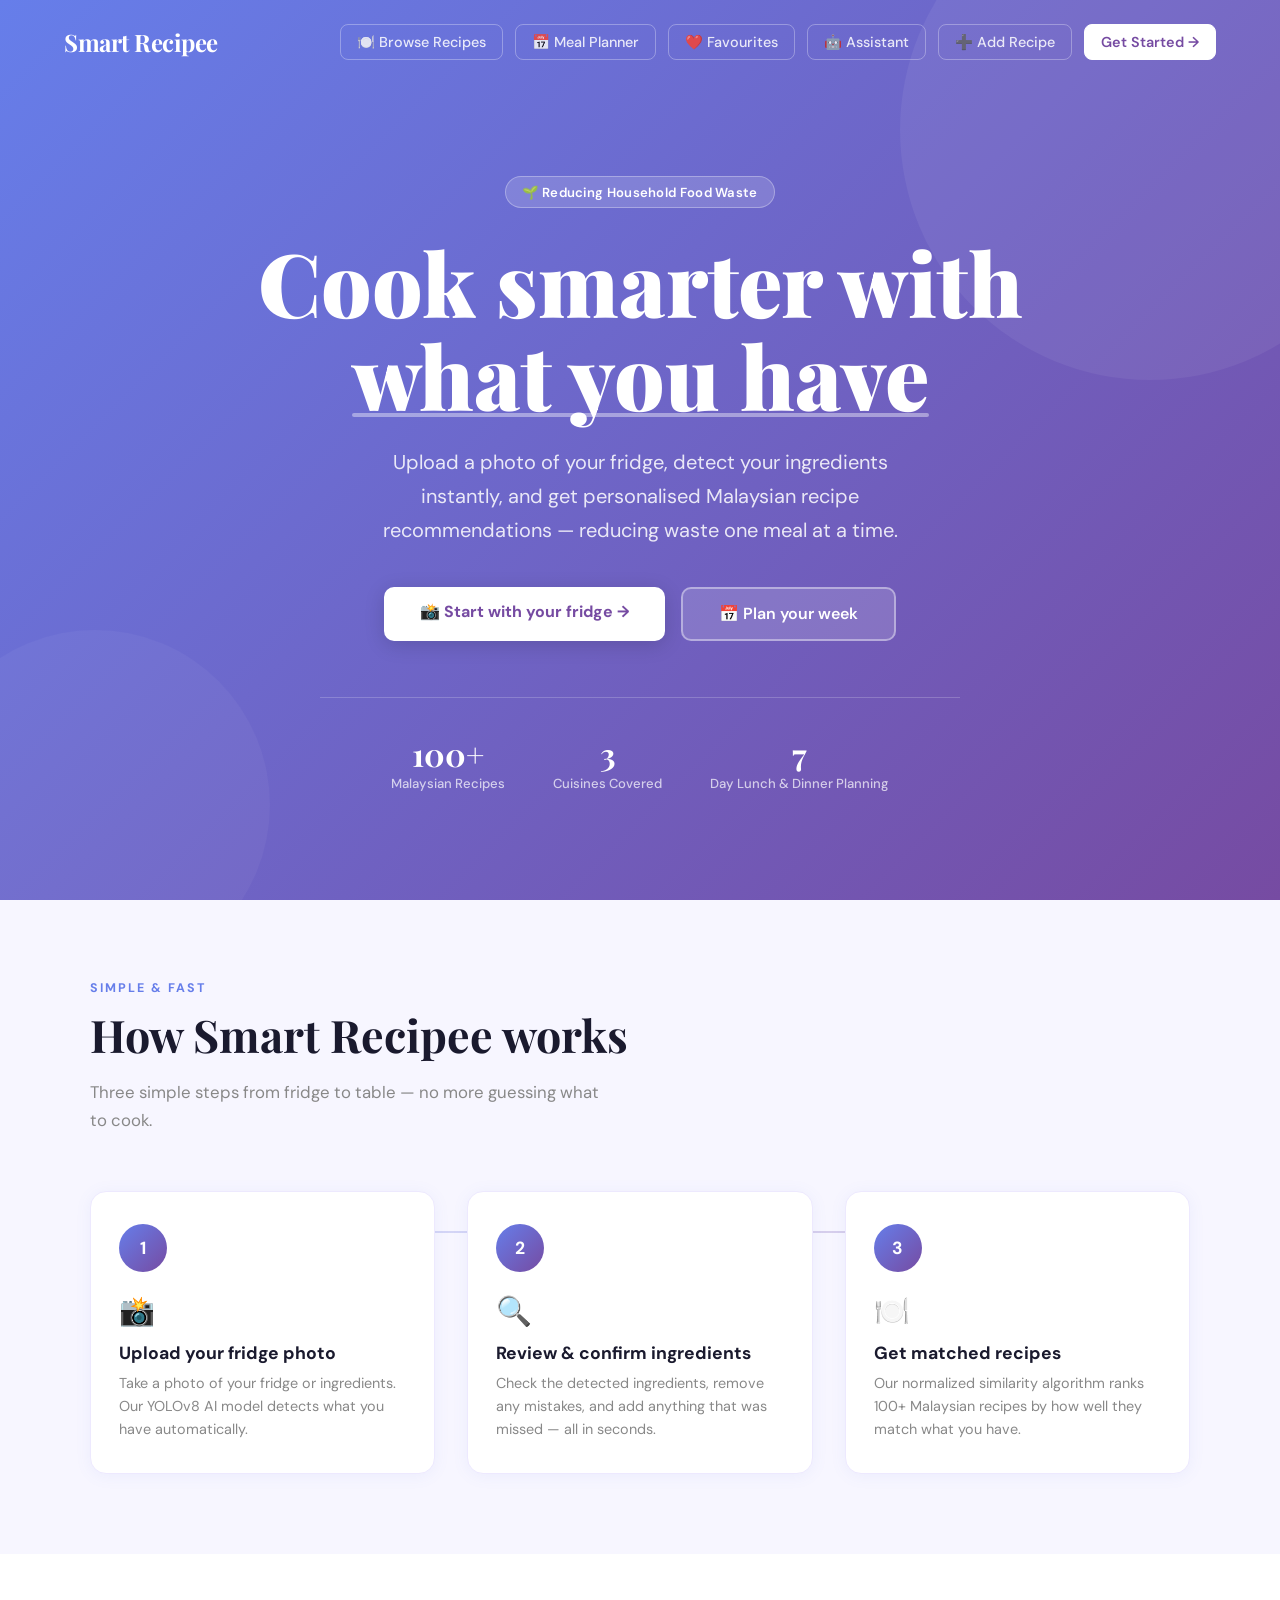
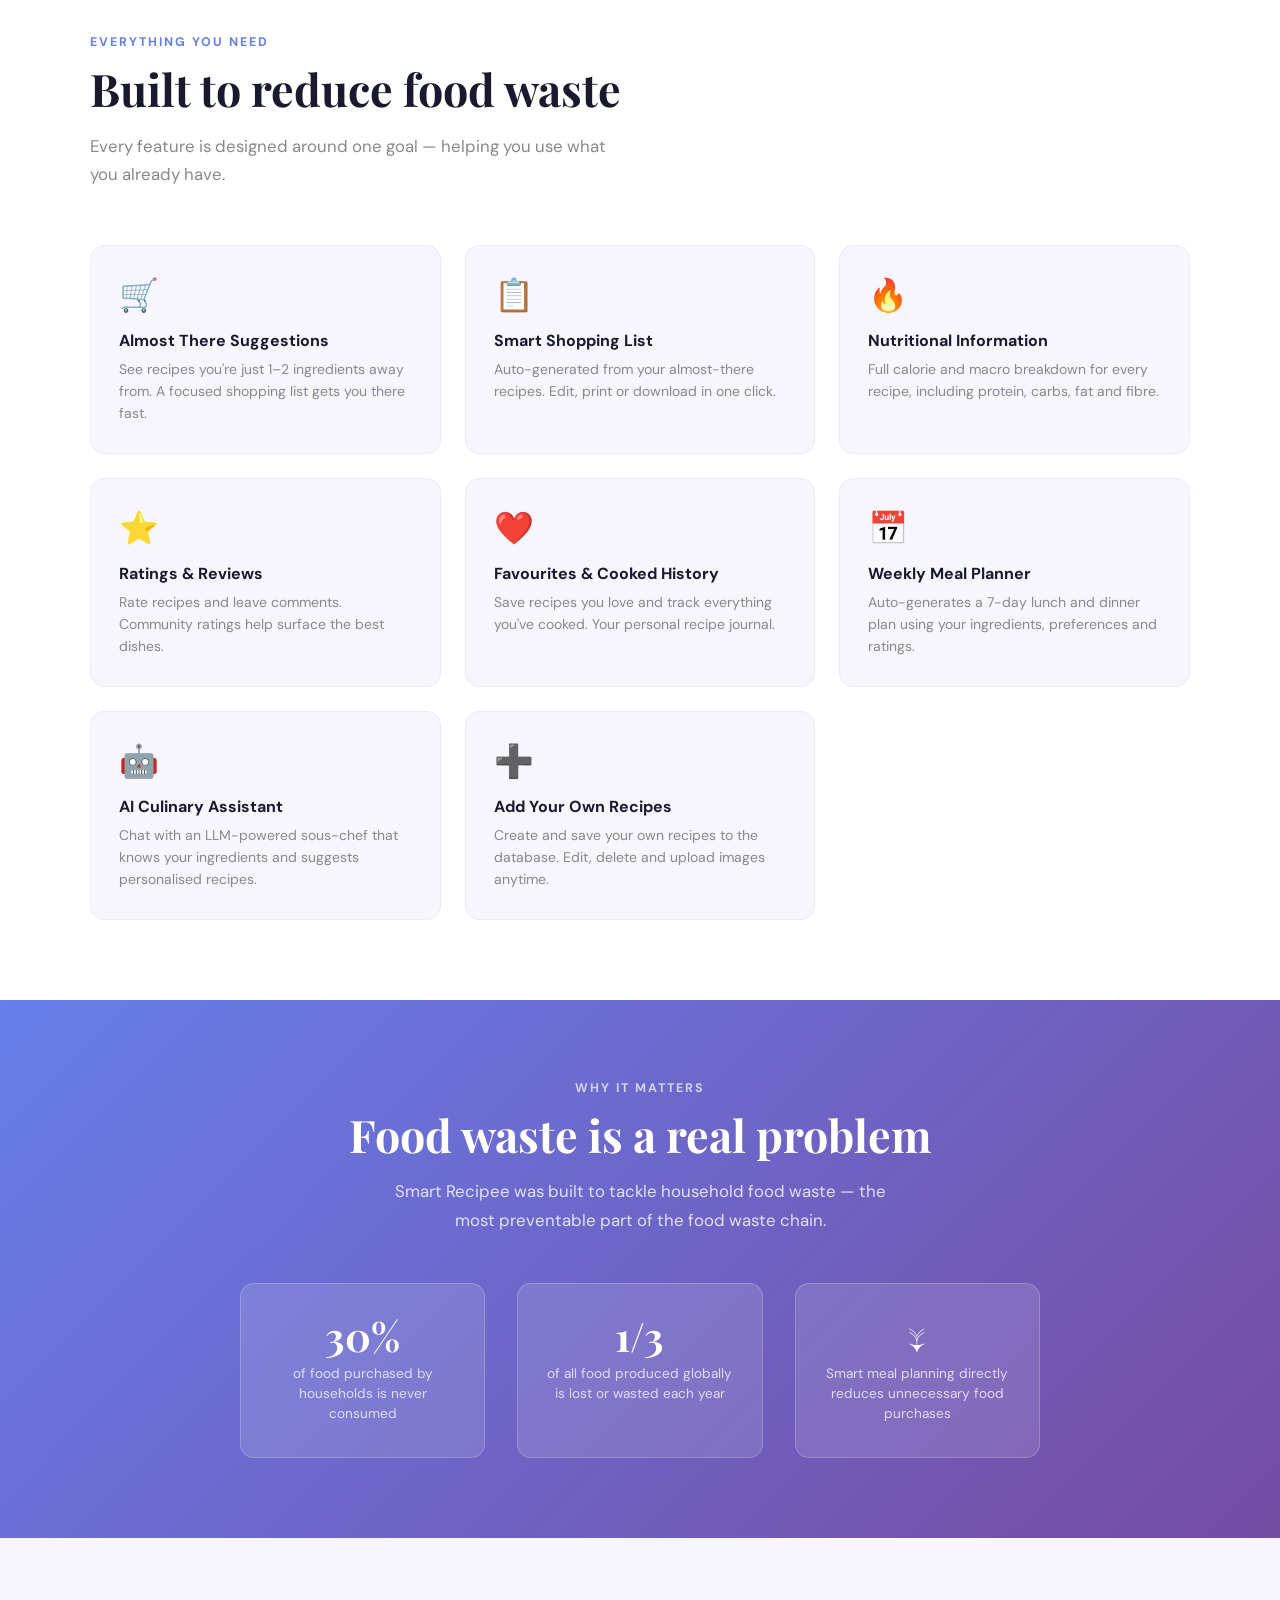
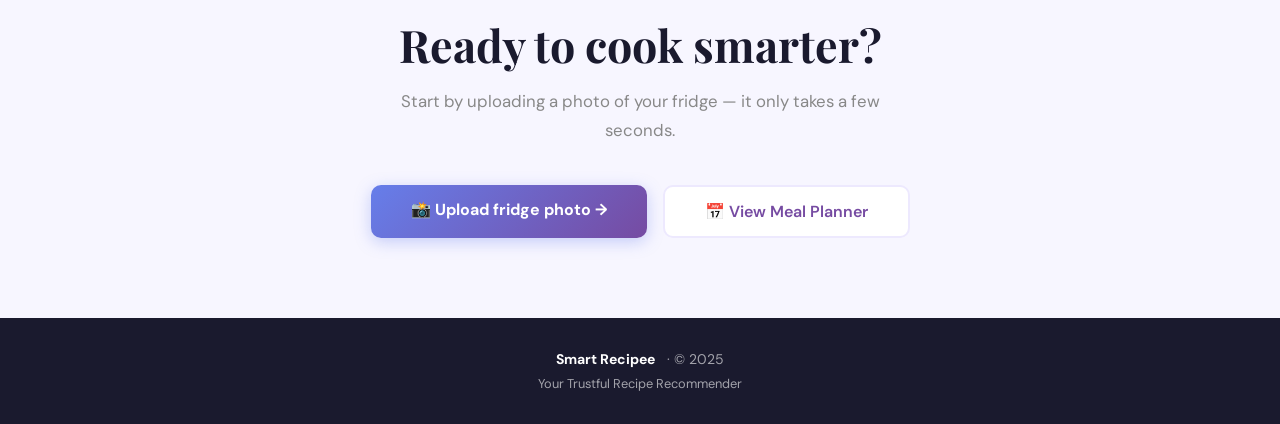
<file: frontend/index.html>
<!DOCTYPE html>
<html lang="en">
<head>
    <meta charset="UTF-8">
    <meta name="viewport" content="width=device-width, initial-scale=1.0">
    <title>Smart Recipee — Reduce Food Waste, Cook Smarter</title>
    <link href="https://fonts.googleapis.com/css2?family=Playfair+Display:wght@700;900&family=DM+Sans:wght@400;500;600&display=swap" rel="stylesheet">
    <style>
        *, *::before, *::after {
            margin: 0;
            padding: 0;
            box-sizing: border-box;
        }

        :root {
            --purple-start: #667eea;
            --purple-end: #764ba2;
            --text-dark: #1a1a2e;
            --text-mid: #444;
            --text-light: #888;
            --white: #ffffff;
            --bg: #f7f6ff;
            --card-bg: #ffffff;
            --border: #ede9fe;
            --green: #2e7d32;
            --green-light: #e8f5e9;
            --orange: #e65100;
            --orange-light: #fff3e0;
        }

        html {
            scroll-behavior: smooth;
        }

        body {
            font-family: 'DM Sans', sans-serif;
            background: var(--bg);
            color: var(--text-dark);
            min-height: 100vh;
            display: flex;
            flex-direction: column;
            overflow-x: hidden;
        }

        /* =====================
           HERO
        ===================== */

        .hero {
            background: linear-gradient(135deg, var(--purple-start) 0%, var(--purple-end) 100%);
            color: white;
            padding: 0;
            position: relative;
            overflow: hidden;
            min-height: 100vh;
            display: flex;
            flex-direction: column;
        }

        /* Decorative background circles */
        .hero::before {
            content: '';
            position: absolute;
            top: -120px;
            right: -120px;
            width: 500px;
            height: 500px;
            border-radius: 50%;
            background: rgba(255,255,255,0.06);
            pointer-events: none;
        }

        .hero::after {
            content: '';
            position: absolute;
            bottom: -80px;
            left: -80px;
            width: 350px;
            height: 350px;
            border-radius: 50%;
            background: rgba(255,255,255,0.04);
            pointer-events: none;
        }

        /* Nav */
        .hero-nav {
            display: flex;
            justify-content: space-between;
            align-items: center;
            padding: 1.5rem 5%;
            position: relative;
            z-index: 10;
        }

        .hero-nav-logo {
            font-family: 'Playfair Display', serif;
            font-size: 1.5rem;
            font-weight: 700;
            color: white;
            text-decoration: none;
            letter-spacing: -0.5px;
        }

        .hero-nav-links {
            display: flex;
            gap: 0.75rem;
        }

        .hero-nav-links a {
            color: rgba(255,255,255,0.85);
            text-decoration: none;
            font-size: 0.9rem;
            font-weight: 500;
            padding: 0.5rem 1rem;
            border-radius: 8px;
            border: 1.5px solid rgba(255,255,255,0.3);
            transition: all 0.2s;
        }

        .hero-nav-links a:hover {
            background: rgba(255,255,255,0.15);
            border-color: rgba(255,255,255,0.6);
            color: white;
        }

        .hero-nav-links a.primary {
            background: white;
            color: var(--purple-end);
            border-color: white;
            font-weight: 600;
        }

        .hero-nav-links a.primary:hover {
            background: rgba(255,255,255,0.9);
        }

        /* Hero content */
        .hero-content {
            flex: 1;
            display: flex;
            align-items: center;
            justify-content: center;
            flex-direction: column;
            text-align: center;
            padding: 4rem 5% 5rem;
            position: relative;
            z-index: 10;
        }

        .hero-badge {
            display: inline-flex;
            align-items: center;
            gap: 0.4rem;
            background: rgba(255,255,255,0.15);
            border: 1px solid rgba(255,255,255,0.3);
            color: white;
            font-size: 0.82rem;
            font-weight: 600;
            padding: 0.4rem 1rem;
            border-radius: 100px;
            margin-bottom: 1.75rem;
            letter-spacing: 0.3px;
            animation: fadeDown 0.6s ease both;
        }

        .hero-title {
            font-family: 'Playfair Display', serif;
            font-size: clamp(2.8rem, 7vw, 5.5rem);
            font-weight: 900;
            line-height: 1.05;
            color: white;
            margin-bottom: 1.5rem;
            max-width: 800px;
            animation: fadeDown 0.6s 0.1s ease both;
        }

        .hero-title span {
            position: relative;
            display: inline-block;
        }

        .hero-title span::after {
            content: '';
            position: absolute;
            bottom: 4px;
            left: 0;
            right: 0;
            height: 4px;
            background: rgba(255,255,255,0.4);
            border-radius: 2px;
        }

        .hero-subtitle {
            font-size: clamp(1rem, 2.5vw, 1.25rem);
            color: rgba(255,255,255,0.85);
            line-height: 1.7;
            max-width: 560px;
            margin-bottom: 2.5rem;
            animation: fadeDown 0.6s 0.2s ease both;
        }

        .hero-cta {
            display: flex;
            gap: 1rem;
            flex-wrap: wrap;
            justify-content: center;
            animation: fadeDown 0.6s 0.3s ease both;
        }

        .btn-hero-primary {
            background: white;
            color: var(--purple-end);
            padding: 0.9rem 2.25rem;
            border-radius: 10px;
            font-size: 1rem;
            font-weight: 700;
            text-decoration: none;
            transition: all 0.2s;
            box-shadow: 0 4px 20px rgba(0,0,0,0.15);
        }

        .btn-hero-primary:hover {
            transform: translateY(-2px);
            box-shadow: 0 8px 28px rgba(0,0,0,0.2);
        }

        .btn-hero-secondary {
            background: rgba(255,255,255,0.15);
            color: white;
            padding: 0.9rem 2.25rem;
            border-radius: 10px;
            font-size: 1rem;
            font-weight: 600;
            text-decoration: none;
            border: 2px solid rgba(255,255,255,0.4);
            transition: all 0.2s;
        }

        .btn-hero-secondary:hover {
            background: rgba(255,255,255,0.25);
            border-color: rgba(255,255,255,0.7);
        }

        /* Stats bar */
        .hero-stats {
            display: flex;
            gap: 3rem;
            justify-content: center;
            flex-wrap: wrap;
            margin-top: 3.5rem;
            padding-top: 2.5rem;
            border-top: 1px solid rgba(255,255,255,0.2);
            animation: fadeDown 0.6s 0.4s ease both;
            width: 100%;
            max-width: 640px;
        }

        .hero-stat {
            text-align: center;
        }

        .hero-stat-num {
            font-family: 'Playfair Display', serif;
            font-size: 2rem;
            font-weight: 700;
            color: white;
            line-height: 1;
            margin-bottom: 0.3rem;
        }

        .hero-stat-label {
            font-size: 0.82rem;
            color: rgba(255,255,255,0.7);
            font-weight: 500;
        }

        /* =====================
           HOW IT WORKS
        ===================== */

        .section {
            padding: 5rem 5%;
        }

        .section-inner {
            max-width: 1100px;
            margin: 0 auto;
        }

        .section-label {
            font-size: 0.78rem;
            font-weight: 700;
            letter-spacing: 2px;
            text-transform: uppercase;
            color: var(--purple-start);
            margin-bottom: 0.75rem;
        }

        .section-title {
            font-family: 'Playfair Display', serif;
            font-size: clamp(1.8rem, 4vw, 2.8rem);
            font-weight: 700;
            color: var(--text-dark);
            line-height: 1.2;
            margin-bottom: 1rem;
        }

        .section-subtitle {
            font-size: 1.05rem;
            color: var(--text-light);
            max-width: 520px;
            line-height: 1.7;
            margin-bottom: 3.5rem;
        }

        /* Steps */
        .steps {
            display: grid;
            grid-template-columns: repeat(3, 1fr);
            gap: 2rem;
            position: relative;
        }

        .steps::before {
            content: '';
            position: absolute;
            top: 40px;
            left: calc(16.67% + 1rem);
            right: calc(16.67% + 1rem);
            height: 2px;
            background: linear-gradient(90deg, var(--purple-start), var(--purple-end));
            opacity: 0.25;
        }

        .step-card {
            background: white;
            border-radius: 16px;
            padding: 2rem 1.75rem;
            box-shadow: 0 2px 16px rgba(102,126,234,0.08);
            border: 1px solid var(--border);
            position: relative;
            transition: transform 0.2s, box-shadow 0.2s;
        }

        .step-card:hover {
            transform: translateY(-4px);
            box-shadow: 0 8px 32px rgba(102,126,234,0.14);
        }

        .step-number {
            width: 48px;
            height: 48px;
            border-radius: 50%;
            background: linear-gradient(135deg, var(--purple-start), var(--purple-end));
            color: white;
            font-weight: 700;
            font-size: 1.1rem;
            display: flex;
            align-items: center;
            justify-content: center;
            margin-bottom: 1.25rem;
            position: relative;
            z-index: 1;
        }

        .step-icon {
            font-size: 1.8rem;
            margin-bottom: 0.75rem;
        }

        .step-title {
            font-weight: 700;
            font-size: 1.1rem;
            color: var(--text-dark);
            margin-bottom: 0.5rem;
        }

        .step-desc {
            font-size: 0.9rem;
            color: var(--text-light);
            line-height: 1.6;
        }

        /* =====================
           FEATURES GRID
        ===================== */

        .features-section {
            background: white;
            padding: 5rem 5%;
        }

        .features-grid {
            display: grid;
            grid-template-columns: repeat(auto-fill, minmax(300px, 1fr));
            gap: 1.5rem;
        }

        .feature-card {
            background: var(--bg);
            border-radius: 14px;
            padding: 1.75rem;
            border: 1px solid var(--border);
            transition: transform 0.2s, box-shadow 0.2s;
        }

        .feature-card:hover {
            transform: translateY(-3px);
            box-shadow: 0 6px 24px rgba(102,126,234,0.1);
        }

        .feature-emoji {
            font-size: 2rem;
            margin-bottom: 0.9rem;
            display: block;
        }

        .feature-title {
            font-weight: 700;
            font-size: 1rem;
            color: var(--text-dark);
            margin-bottom: 0.4rem;
        }

        .feature-desc {
            font-size: 0.875rem;
            color: var(--text-light);
            line-height: 1.6;
        }

        /* =====================
           FOOD WASTE IMPACT
        ===================== */

        .impact-section {
            background: linear-gradient(135deg, var(--purple-start) 0%, var(--purple-end) 100%);
            padding: 5rem 5%;
            color: white;
            text-align: center;
        }

        .impact-section .section-label {
            color: rgba(255,255,255,0.7);
        }

        .impact-section .section-title {
            color: white;
            margin-bottom: 1rem;
        }

        .impact-section .section-subtitle {
            color: rgba(255,255,255,0.8);
            margin: 0 auto 3rem;
        }

        .impact-grid {
            display: grid;
            grid-template-columns: repeat(3, 1fr);
            gap: 2rem;
            max-width: 800px;
            margin: 0 auto;
        }

        .impact-item {
            background: rgba(255,255,255,0.12);
            border: 1px solid rgba(255,255,255,0.2);
            border-radius: 14px;
            padding: 2rem 1.5rem;
        }

        .impact-num {
            font-family: 'Playfair Display', serif;
            font-size: 2.5rem;
            font-weight: 700;
            color: white;
            line-height: 1;
            margin-bottom: 0.5rem;
        }

        .impact-label {
            font-size: 0.85rem;
            color: rgba(255,255,255,0.75);
            line-height: 1.5;
        }

        /* =====================
           CTA SECTION
        ===================== */

        .cta-section {
            padding: 5rem 5%;
            text-align: center;
            background: var(--bg);
        }

        .cta-section .section-title {
            margin-bottom: 1rem;
        }

        .cta-section .section-subtitle {
            margin: 0 auto 2.5rem;
        }

        .cta-buttons {
            display: flex;
            gap: 1rem;
            justify-content: center;
            flex-wrap: wrap;
        }

        .btn-cta-primary {
            background: linear-gradient(135deg, var(--purple-start), var(--purple-end));
            color: white;
            padding: 0.9rem 2.5rem;
            border-radius: 10px;
            font-size: 1rem;
            font-weight: 700;
            text-decoration: none;
            transition: all 0.2s;
            box-shadow: 0 4px 16px rgba(102,126,234,0.35);
        }

        .btn-cta-primary:hover {
            transform: translateY(-2px);
            box-shadow: 0 8px 24px rgba(102,126,234,0.45);
        }

        .btn-cta-secondary {
            background: white;
            color: var(--purple-end);
            padding: 0.9rem 2.5rem;
            border-radius: 10px;
            font-size: 1rem;
            font-weight: 600;
            text-decoration: none;
            border: 2px solid var(--border);
            transition: all 0.2s;
        }

        .btn-cta-secondary:hover {
            border-color: var(--purple-start);
            box-shadow: 0 4px 16px rgba(102,126,234,0.1);
        }

        /* =====================
           FOOTER
        ===================== */

        footer {
            background: var(--text-dark);
            color: rgba(255,255,255,0.6);
            text-align: center;
            padding: 2rem;
            font-size: 0.875rem;
            margin-top: auto;
        }

        footer strong {
            color: white;
        }

        /* =====================
           ANIMATIONS
        ===================== */

        @keyframes fadeDown {
            from {
                opacity: 0;
                transform: translateY(-16px);
            }
            to {
                opacity: 1;
                transform: translateY(0);
            }
        }

        /* =====================
           RESPONSIVE
        ===================== */

        @media (max-width: 768px) {
            .hero-nav-links {
                display: none;
            }

            .steps {
                grid-template-columns: 1fr;
            }

            .steps::before {
                display: none;
            }

            .impact-grid {
                grid-template-columns: 1fr;
            }

            .hero-stats {
                gap: 2rem;
            }
        }

        @media (max-width: 480px) {
            .hero-cta {
                flex-direction: column;
                align-items: center;
            }

            .btn-hero-primary,
            .btn-hero-secondary {
                width: 100%;
                text-align: center;
            }
        }
    </style>
</head>
<body>

    <!-- ===================== HERO ===================== -->
    <section class="hero">
        <nav class="hero-nav">
            <a href="index.html" class="hero-nav-logo">Smart Recipee</a>
            <div class="hero-nav-links">
                <a href="browse.html">🍽️ Browse Recipes</a>
                <a href="meal-planner.html">📅 Meal Planner</a>
                <a href="history.html">❤️ Favourites</a>
                <a href="chat.html">🤖 Assistant</a>
                <a href="add-recipe.html">➕ Add Recipe</a>
                <a href="browse.html" class="primary">Get Started →</a>
            </div>
        </nav>

        <div class="hero-content">
            <div class="hero-badge">
                🌱 Reducing Household Food Waste
            </div>

            <h1 class="hero-title">
                Cook smarter with<br>
                <span>what you have</span>
            </h1>

            <p class="hero-subtitle">
                Upload a photo of your fridge, detect your ingredients instantly,
                and get personalised Malaysian recipe recommendations — reducing waste one meal at a time.
            </p>

            <div class="hero-cta">
                <a href="browse.html" class="btn-hero-primary">📸 Start with your fridge →</a>
                <a href="meal-planner.html" class="btn-hero-secondary">📅 Plan your week</a>
            </div>

            <div class="hero-stats">
                <div class="hero-stat">
                    <div class="hero-stat-num">100+</div>
                    <div class="hero-stat-label">Malaysian Recipes</div>
                </div>
                <div class="hero-stat">
                    <div class="hero-stat-num">3</div>
                    <div class="hero-stat-label">Cuisines Covered</div>
                </div>
                <div class="hero-stat">
                    <div class="hero-stat-num">7</div>
                    <div class="hero-stat-label">Day Lunch & Dinner Planning</div>
                </div>
            </div>
        </div>
    </section>

    <!-- ===================== HOW IT WORKS ===================== -->
    <section class="section">
        <div class="section-inner">
            <div class="section-label">Simple & Fast</div>
            <h2 class="section-title">How Smart Recipee works</h2>
            <p class="section-subtitle">Three simple steps from fridge to table — no more guessing what to cook.</p>

            <div class="steps">
                <div class="step-card">
                    <div class="step-number">1</div>
                    <div class="step-icon">📸</div>
                    <div class="step-title">Upload your fridge photo</div>
                    <p class="step-desc">Take a photo of your fridge or ingredients. Our YOLOv8 AI model detects what you have automatically.</p>
                </div>

                <div class="step-card">
                    <div class="step-number">2</div>
                    <div class="step-icon">🔍</div>
                    <div class="step-title">Review & confirm ingredients</div>
                    <p class="step-desc">Check the detected ingredients, remove any mistakes, and add anything that was missed — all in seconds.</p>
                </div>

                <div class="step-card">
                    <div class="step-number">3</div>
                    <div class="step-icon">🍽️</div>
                    <div class="step-title">Get matched recipes</div>
                    <p class="step-desc">Our normalized similarity algorithm ranks 100+ Malaysian recipes by how well they match what you have.</p>
                </div>
            </div>
        </div>
    </section>

    <!-- ===================== FEATURES ===================== -->
    <section class="features-section">
        <div class="section-inner">
            <div class="section-label">Everything you need</div>
            <h2 class="section-title">Built to reduce food waste</h2>
            <p class="section-subtitle">Every feature is designed around one goal — helping you use what you already have.</p>

            <div class="features-grid">
                <div class="feature-card">
                    <span class="feature-emoji">🛒</span>
                    <div class="feature-title">Almost There Suggestions</div>
                    <p class="feature-desc">See recipes you're just 1–2 ingredients away from. A focused shopping list gets you there fast.</p>
                </div>

                <div class="feature-card">
                    <span class="feature-emoji">📋</span>
                    <div class="feature-title">Smart Shopping List</div>
                    <p class="feature-desc">Auto-generated from your almost-there recipes. Edit, print or download in one click.</p>
                </div>

                <div class="feature-card">
                    <span class="feature-emoji">🔥</span>
                    <div class="feature-title">Nutritional Information</div>
                    <p class="feature-desc">Full calorie and macro breakdown for every recipe, including protein, carbs, fat and fibre.</p>
                </div>

                <div class="feature-card">
                    <span class="feature-emoji">⭐</span>
                    <div class="feature-title">Ratings & Reviews</div>
                    <p class="feature-desc">Rate recipes and leave comments. Community ratings help surface the best dishes.</p>
                </div>

                <div class="feature-card">
                    <span class="feature-emoji">❤️</span>
                    <div class="feature-title">Favourites & Cooked History</div>
                    <p class="feature-desc">Save recipes you love and track everything you've cooked. Your personal recipe journal.</p>
                </div>

                <div class="feature-card">
                    <span class="feature-emoji">📅</span>
                    <div class="feature-title">Weekly Meal Planner</div>
                    <p class="feature-desc">Auto-generates a 7-day lunch and dinner plan using your ingredients, preferences and ratings.</p>
                </div>

                <div class="feature-card">
                    <span class="feature-emoji">🤖</span>
                    <div class="feature-title">AI Culinary Assistant</div>
                    <p class="feature-desc">Chat with an LLM-powered sous-chef that knows your ingredients and suggests personalised recipes.</p>
                </div>

                <div class="feature-card">
                    <span class="feature-emoji">➕</span>
                    <div class="feature-title">Add Your Own Recipes</div>
                    <p class="feature-desc">Create and save your own recipes to the database. Edit, delete and upload images anytime.</p>
                </div>

            </div>
        </div>
    </section>

    <!-- ===================== IMPACT ===================== -->
    <section class="impact-section">
        <div class="section-inner">
            <div class="section-label">Why it matters</div>
            <h2 class="section-title">Food waste is a real problem</h2>
            <p class="section-subtitle">Smart Recipee was built to tackle household food waste — the most preventable part of the food waste chain.</p>

            <div class="impact-grid">
                <div class="impact-item">
                    <div class="impact-num">30%</div>
                    <p class="impact-label">of food purchased by households is never consumed</p>
                </div>
                <div class="impact-item">
                    <div class="impact-num">1/3</div>
                    <p class="impact-label">of all food produced globally is lost or wasted each year</p>
                </div>
                <div class="impact-item">
                    <div class="impact-num">↓</div>
                    <p class="impact-label">Smart meal planning directly reduces unnecessary food purchases</p>
                </div>
            </div>
        </div>
    </section>

    <!-- ===================== CTA ===================== -->
    <section class="cta-section">
        <div class="section-inner">
            <h2 class="section-title">Ready to cook smarter?</h2>
            <p class="section-subtitle">Start by uploading a photo of your fridge — it only takes a few seconds.</p>
            <div class="cta-buttons">
                <a href="browse.html" class="btn-cta-primary">📸 Upload fridge photo →</a>
                <a href="meal-planner.html" class="btn-cta-secondary">📅 View Meal Planner</a>
            </div>
        </div>
    </section>

    <!-- ===================== FOOTER ===================== -->
    <footer>
        <p><strong>Smart Recipee</strong> &nbsp; · &copy; 2025</p>
        <p style="margin-top: 0.4rem; font-size: 0.8rem;">Your Trustful Recipe Recommender</p>
    </footer>

</body>
</html>
</file>
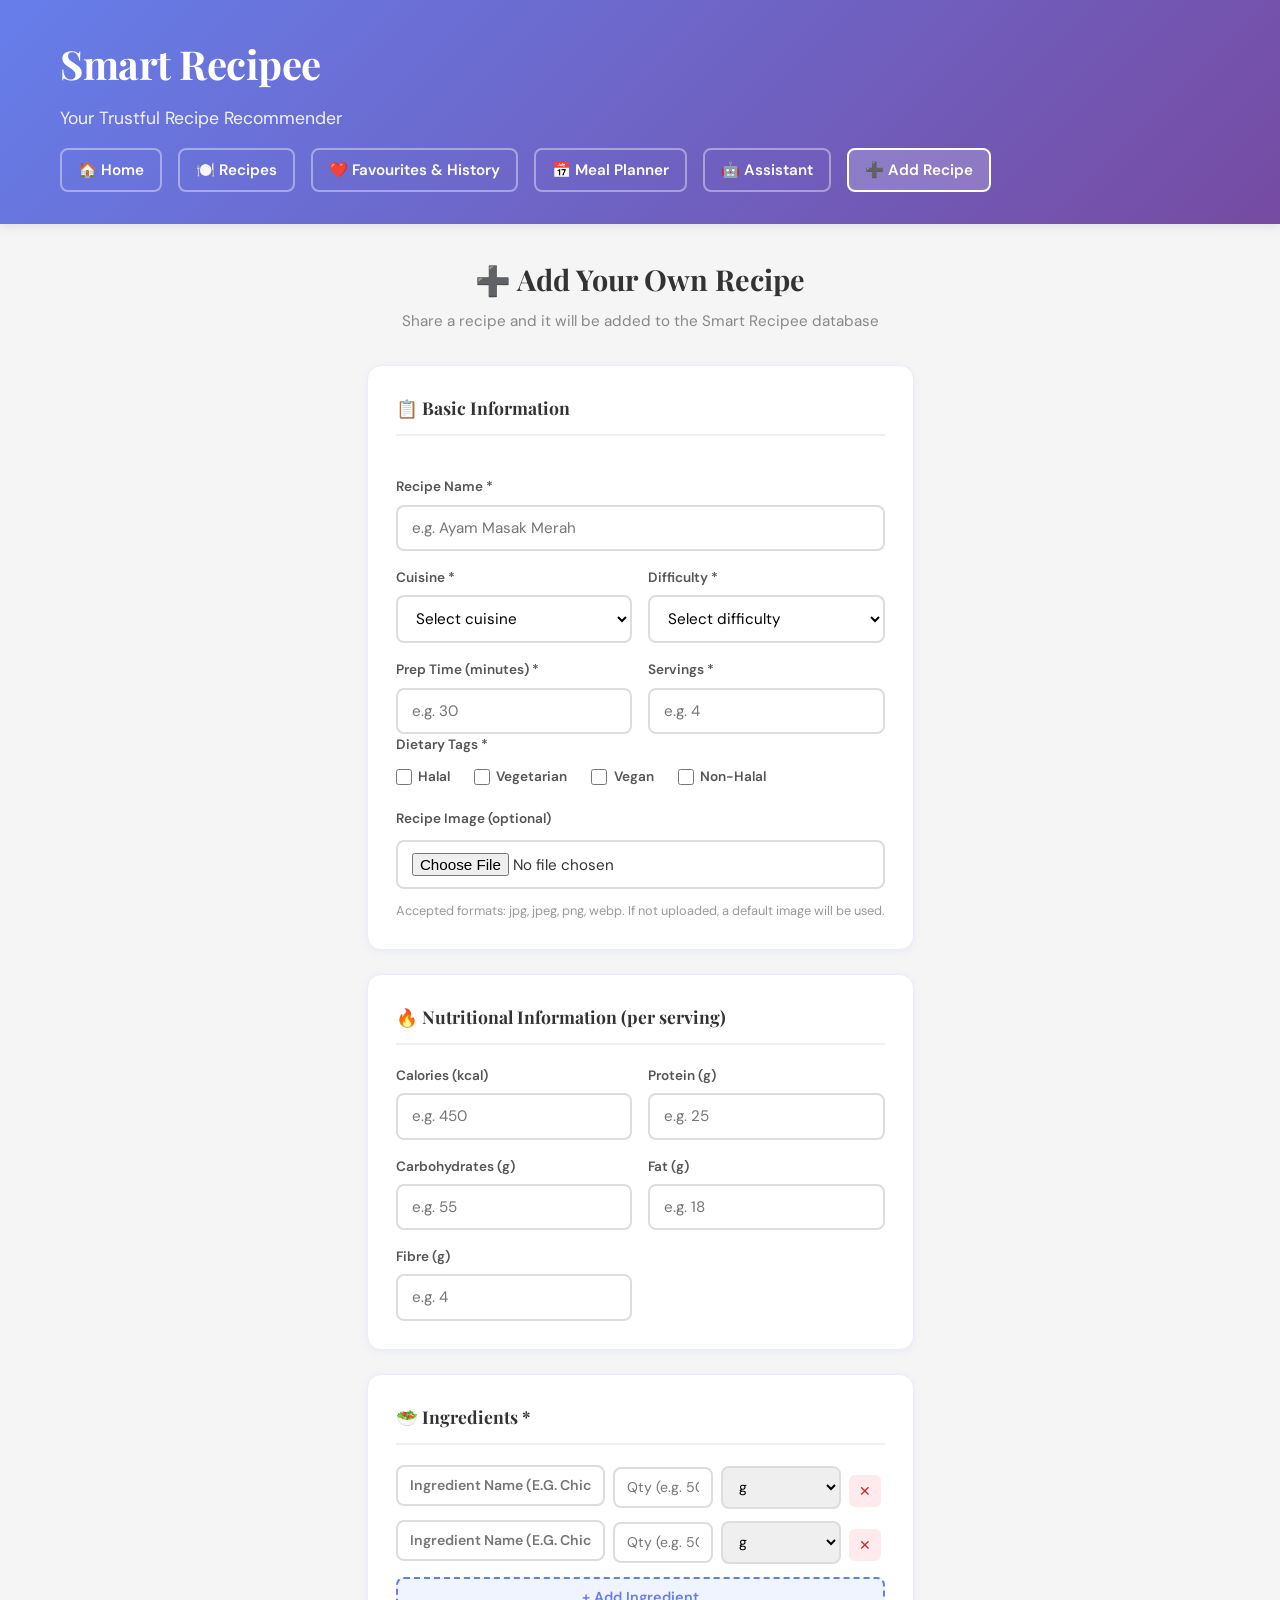
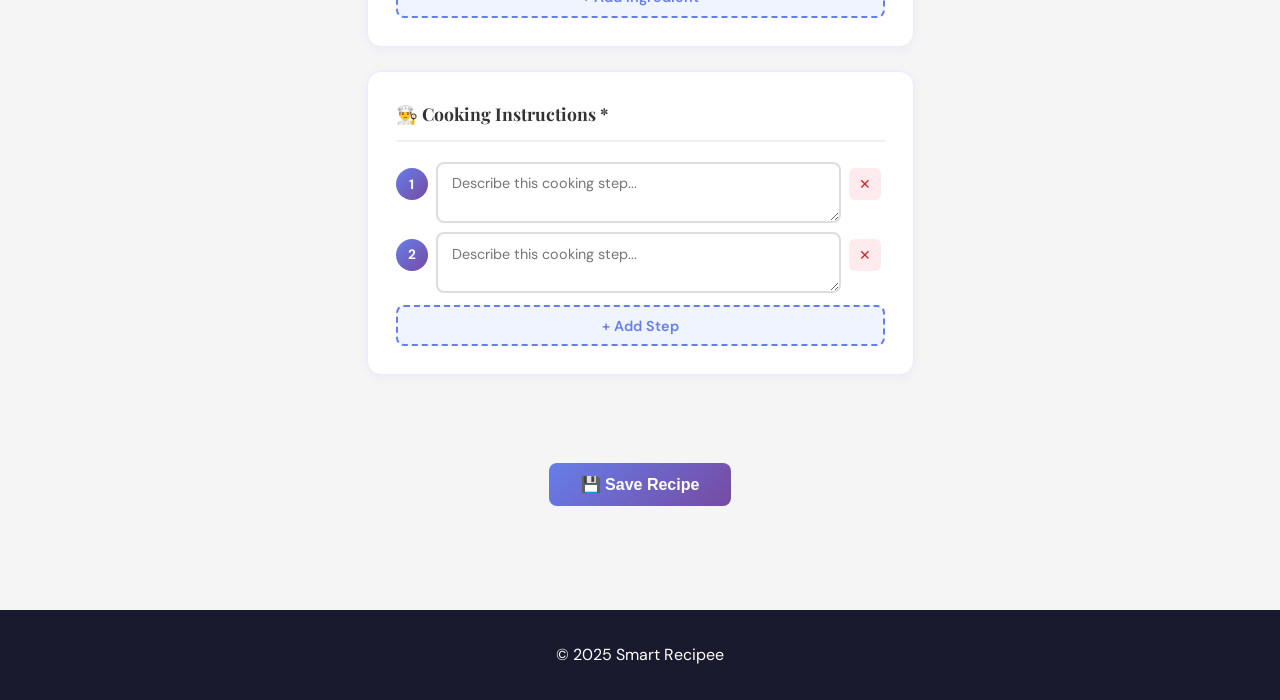
<file: frontend/add-recipe.html>
<!DOCTYPE html>
<html lang="en">
<head>
    <meta charset="UTF-8">
    <meta name="viewport" content="width=device-width, initial-scale=1.0">
    <title>Add Recipe - Smart Recipee</title>
    <link href="https://fonts.googleapis.com/css2?family=Playfair+Display:wght@700;900&family=DM+Sans:wght@400;500;600&display=swap" rel="stylesheet">
    <link rel="stylesheet" href="css/style.css">
</head>
<body>
    <header>
        <div class="container">
            <div class="header-top">
                <div>
                    <h1>Smart Recipee</h1>
                    <p class="subtitle">Your Trustful Recipe Recommender</p>
                </div>
                <nav class="header-nav">
                    <a href="index.html" class="nav-link">🏠 Home</a>
                    <a href="browse.html" class="nav-link">🍽️ Recipes</a>
                    <a href="history.html" class="nav-link">❤️ Favourites & History</a>
                    <a href="meal-planner.html" class="nav-link">📅 Meal Planner</a>
                    <a href="chat.html" class="nav-link">🤖 Assistant</a>
                    <a href="add-recipe.html" class="nav-link active">➕ Add Recipe</a>
                </nav>
            </div>
        </div>
    </header>

    <main class="container">
        <div class="add-recipe-page">
            <div class="add-recipe-header">
                <h2 class="add-recipe-title">➕ Add Your Own Recipe</h2>
                <p class="add-recipe-subtitle">Share a recipe and it will be added to the Smart Recipee database</p>
            </div>

            <div class="add-recipe-form-wrapper">

                <!-- Basic Info -->
                <div class="form-section">
                    <h3 class="form-section-title">📋 Basic Information</h3>
                    <div class="form-grid">
                        <div class="form-group full-width">
                            <label for="recipeName">Recipe Name *</label>
                            <input type="text" id="recipeName" placeholder="e.g. Ayam Masak Merah" autocomplete="off">
                        </div>
                        <div class="form-group">
                            <label for="recipeCuisine">Cuisine *</label>
                            <select id="recipeCuisine">
                                <option value="">Select cuisine</option>
                                <option value="Malay">Malay</option>
                                <option value="Chinese">Chinese</option>
                                <option value="Indian">Indian</option>
                            </select>
                        </div>
                        <div class="form-group">
                            <label for="recipeDifficulty">Difficulty *</label>
                            <select id="recipeDifficulty">
                                <option value="">Select difficulty</option>
                                <option value="easy">Easy</option>
                                <option value="medium">Medium</option>
                                <option value="hard">Hard</option>
                            </select>
                        </div>
                        <div class="form-group">
                            <label for="recipePrepTime">Prep Time (minutes) *</label>
                            <input type="number" id="recipePrepTime" placeholder="e.g. 30" min="1">
                        </div>
                        <div class="form-group">
                            <label for="recipeServings">Servings *</label>
                            <input type="number" id="recipeServings" placeholder="e.g. 4" min="1">
                        </div>
                    </div>

                    <!-- Dietary Tags -->
                    <div class="form-group">
                        <label>Dietary Tags *</label>
                        <div class="dietary-checkboxes">
                            <label class="checkbox-label">
                                <input type="checkbox" value="halal"> Halal
                            </label>
                            <label class="checkbox-label">
                                <input type="checkbox" value="vegetarian"> Vegetarian
                            </label>
                            <label class="checkbox-label">
                                <input type="checkbox" value="vegan"> Vegan
                            </label>
                            <label class="checkbox-label">
                                <input type="checkbox" value="non-halal"> Non-Halal
                            </label>
                        </div>
                    </div>

                    <!-- Recipe Image Upload -->
                    <div class="form-group full-width">
                        <label for="recipeImageFile">Recipe Image (optional)</label>
                        <input type="file" id="recipeImageFile" accept="image/*">
                        <p style="font-size:0.8rem; color:#999; margin-top:0.3rem;">
                            Accepted formats: jpg, jpeg, png, webp. If not uploaded, a default image will be used.
                        </p>
                    </div>
                </div>

                <!-- Nutrition -->
                <div class="form-section">
                    <h3 class="form-section-title">🔥 Nutritional Information (per serving)</h3>
                    <div class="form-grid">
                        <div class="form-group">
                            <label for="nutritionCalories">Calories (kcal)</label>
                            <input type="number" id="nutritionCalories" placeholder="e.g. 450" min="0">
                        </div>
                        <div class="form-group">
                            <label for="nutritionProtein">Protein (g)</label>
                            <input type="number" id="nutritionProtein" placeholder="e.g. 25" min="0">
                        </div>
                        <div class="form-group">
                            <label for="nutritionCarbs">Carbohydrates (g)</label>
                            <input type="number" id="nutritionCarbs" placeholder="e.g. 55" min="0">
                        </div>
                        <div class="form-group">
                            <label for="nutritionFat">Fat (g)</label>
                            <input type="number" id="nutritionFat" placeholder="e.g. 18" min="0">
                        </div>
                        <div class="form-group">
                            <label for="nutritionFibre">Fibre (g)</label>
                            <input type="number" id="nutritionFibre" placeholder="e.g. 4" min="0">
                        </div>
                    </div>
                </div>

                <!-- Ingredients -->
                <div class="form-section">
                    <h3 class="form-section-title">🥗 Ingredients *</h3>
                    <div id="ingredientsList" class="ingredients-form-list">
                        <!-- populated by JS -->
                    </div>
                    <button type="button" id="addIngredientBtn" class="btn-add-row">
                        + Add Ingredient
                    </button>
                </div>

                <!-- Instructions -->
                <div class="form-section">
                    <h3 class="form-section-title">👨‍🍳 Cooking Instructions *</h3>
                    <div id="instructionsList" class="instructions-form-list">
                        <!-- populated by JS -->
                    </div>
                    <button type="button" id="addInstructionBtn" class="btn-add-row">
                        + Add Step
                    </button>
                </div>

                <!-- Submit -->
                <div class="form-submit-area">
                    <p id="formMessage" class="form-message"></p>
                    <button type="button" id="submitRecipeBtn" class="btn-primary">
                        💾 Save Recipe
                    </button>
                </div>

            </div>
        </div>
    </main>

    <footer>
        <div class="container">
            <p>&copy; 2025 Smart Recipee</p>
        </div>
    </footer>

    <script src="js/add-recipe.js"></script>
</body>
</html>
</file>
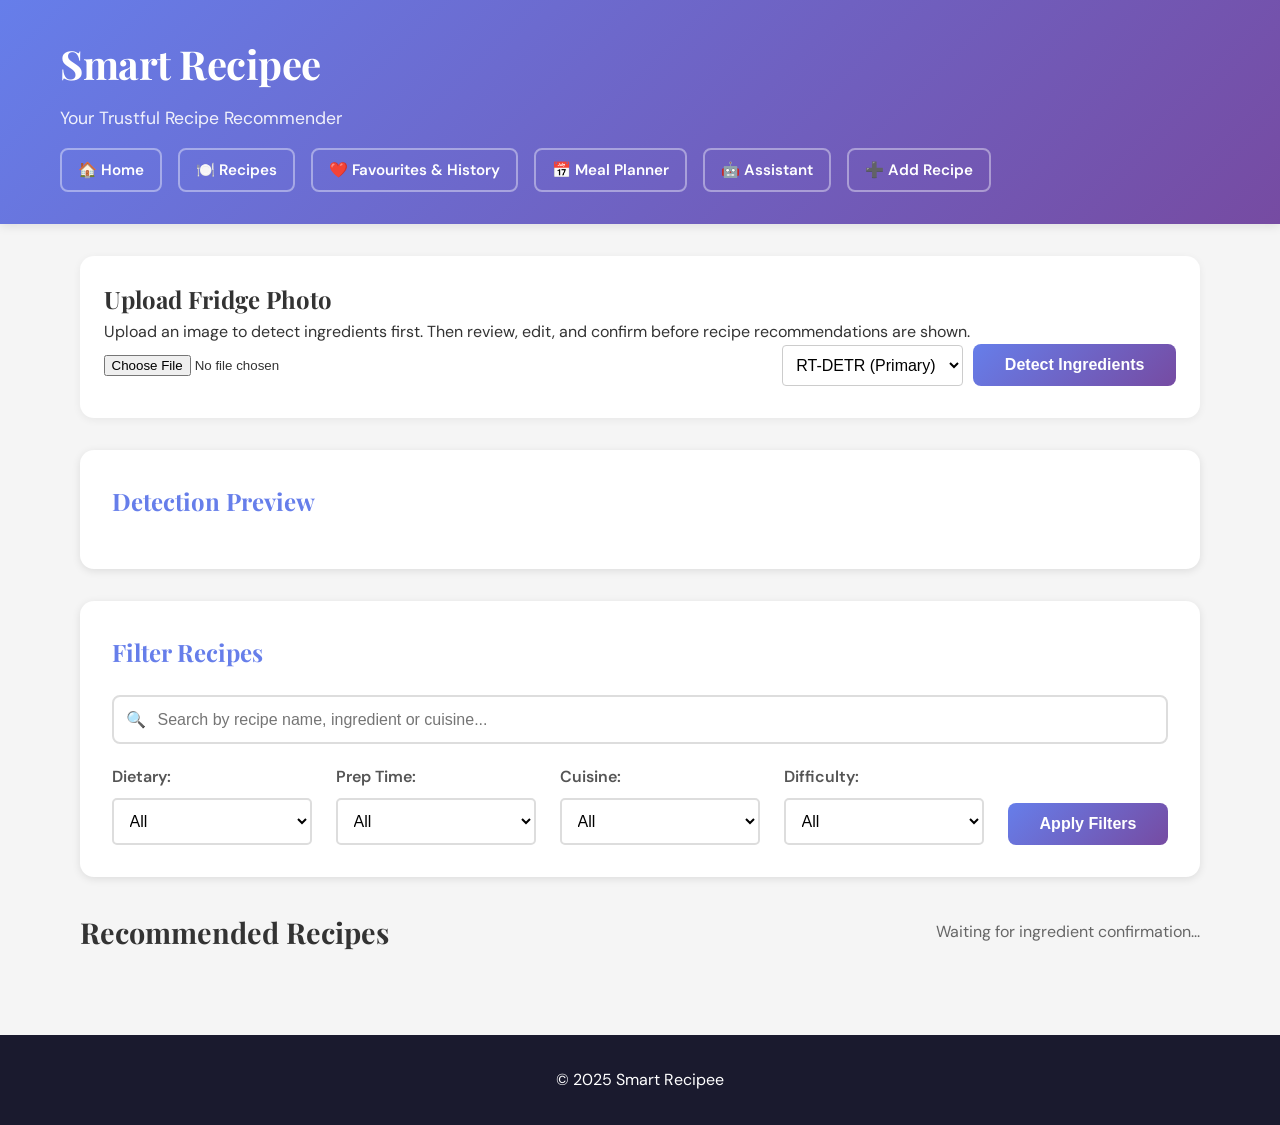
<file: frontend/browse.html>
<!DOCTYPE html>
<html lang="en">
<head>
    <meta charset="UTF-8">
    <meta name="viewport" content="width=device-width, initial-scale=1.0">
    <title>Smart Recipee - Recipe Recommendations</title>
    <link rel="stylesheet" href="css/style.css">
</head>
<body>
    <header>
        <div class="container">
            <div class="header-top">
                <div>
                    <h1>Smart Recipee</h1>
                    <p class="subtitle">Your Trustful Recipe Recommender</p>
                </div>
                <nav class="header-nav">
                    <a href="index.html" class="nav-link">🏠 Home</a>
                    <a href="browse.html" class="nav-link">🍽️ Recipes</a>
                    <a href="history.html" class="nav-link">❤️ Favourites & History</a>
                    <a href="meal-planner.html" class="nav-link">📅 Meal Planner</a>
                    <a href="chat.html" class="nav-link">🤖 Assistant</a>
                    <a href="add-recipe.html" class="nav-link">➕ Add Recipe</a> 
                </nav>
            </div>
        </div>
    </header>

    <main class="container">
        <section class="upload-section">
            <h2>Upload Fridge Photo</h2>
            <p class="hint">Upload an image to detect ingredients first. Then review, edit, and confirm before recipe recommendations are shown.</p>

            <div class="upload-row" style="display: flex; gap: 10px; align-items: center; flex-wrap: wrap;">
                <input id="imageUpload" type="file" accept="image/*" capture="environment">
                
                <select id="modelSelect" style="padding: 0.6rem; border-radius: 4px; border: 1px solid #ccc; font-size: 1rem; background-color: white;">
                    <option value="rt-detr">RT-DETR (Primary)</option>
                    <option value="yolov8">YOLOv8 (Fast)</option>
                </select>

                <button id="detectBtn" class="btn-primary" type="button">Detect Ingredients</button>
            </div>

            <p id="uploadStatus" class="results-count" style="margin-top: 0.5rem;"></p>
            
        </section>

        <section class="preview-section">
            <h2>Detection Preview</h2>
            <div id="detectionPreview" class="detection-preview" style="display: none;">
                
                <div class="zoom-controls" style="text-align: right; margin-bottom: 8px;">
                    <button type="button" id="zoomOutBtn" class="btn-secondary" style="padding: 5px 10px; font-size: 14px;">➖</button>
                    <button type="button" id="zoomResetBtn" class="btn-outline" style="padding: 5px 10px; font-size: 14px;">Reset</button>
                    <button type="button" id="zoomInBtn" class="btn-secondary" style="padding: 5px 10px; font-size: 14px;">➕</button>
                </div>

                <div id="imageZoomContainer" style="position: relative; overflow: auto; max-height: 600px; border: 1px solid #ede9fe; border-radius: 8px; text-align: center; display: flex; justify-content: center;">
                    <div id="canvasWrapper" style="position: relative; display: inline-block;">
                        <img id="annotatedPreviewImage" crossorigin="anonymous" class="annotated-preview-image" alt="Detection result" style="transform-origin: top left; transition: transform 0.2s ease; display: block;">
                        
                        <canvas id="displayCanvas" style="position: absolute; top: 0; left: 0; pointer-events: none; z-index: 5; transform-origin: top left; transition: transform 0.2s ease;"></canvas>
                        
                        <canvas id="annotationCanvas" style="position: absolute; top: 0; left: 0; cursor: crosshair; display: none; z-index: 10; transform-origin: top left; transition: transform 0.2s ease;"></canvas>
                    </div>
                </div>

                <div id="toggleControls" style="text-align: center; margin-top: 15px; font-size: 1rem; color: #333;">
                    <label style="margin-right: 20px; cursor: pointer; font-weight: 500;">
                        <input type="checkbox" id="showBboxCheck" checked> Show Bounding Boxes
                    </label>
                    <label style="cursor: pointer; font-weight: 500;">
                        <input type="checkbox" id="showConfCheck" checked> Show Confidence
                    </label>
                </div>

                <div id="annotationControls" style="display: none; margin-top: 15px; padding: 15px; background: #f8f9fa; border-radius: 8px; border: 1px solid #e0e0e0; text-align: left;">
                    <h3 style="margin-top: 0; color: #333;">✏️ Fix Detection (Active Learning)</h3>
                    <p class="hint">Click and drag on the image above to draw a bounding box around an ingredient.</p>
                    
                    <div style="display: flex; gap: 10px; align-items: center; margin-bottom: 15px; flex-wrap: wrap;">
                        <select id="annotationLabelInput" style="padding: 8px; flex: 1; min-width: 200px; border: 1px solid #ccc; border-radius: 4px; background-color: white; cursor: pointer;">
                            <option value="anchovies">anchovies</option>
                            <option value="apple">apple</option>
                            <option value="bean_sprouts">bean_sprouts</option>
                            <option value="brocolli">brocolli</option>
                            <option value="cabbage">cabbage</option>
                            <option value="carrot">carrot</option>
                            <option value="chicken">chicken</option>
                            <option value="chili">chili</option>
                            <option value="coconut_milk">coconut_milk</option>
                            <option value="corn">corn</option>
                            <option value="cucumber">cucumber</option>
                            <option value="curry_leaves">curry_leaves</option>
                            <option value="egg">egg</option>
                            <option value="eggplant">eggplant</option>
                            <option value="fish">fish</option>
                            <option value="garlic">garlic</option>
                            <option value="ginger">ginger</option>
                            <option value="grape">grape</option>
                            <option value="leafy_greens">leafy_greens</option>
                            <option value="lemongrass">lemongrass</option>
                            <option value="lime">lime</option>
                            <option value="onion">onion</option>
                            <option value="orange">orange</option>
                            <option value="pakchoy">pakchoy</option>
                            <option value="potato">potato</option>
                            <option value="spring_onion">spring_onion</option>
                            <option value="tempeh">tempeh</option>
                            <option value="tofu">tofu</option>
                            <option value="tomato" selected>tomato</option>
                            <option value="turmeric">turmeric</option>
                        </select>
                        <button id="addBoxBtn" class="btn-secondary" type="button" disabled>Add Box</button>
                        <button id="clearBoxesBtn" class="btn-outline" type="button">Clear Drawing</button>
                    </div>

                    <div style="background: white; padding: 10px; border: 1px solid #eee; border-radius: 4px; margin-bottom: 15px;">
                        <strong>Current Boxes:</strong>
                        <ul id="currentAnnotationsList" style="list-style: none; padding-left: 0; margin-top: 5px; margin-bottom: 0; color: #555; font-size: 0.9rem;">
                            <li>No boxes drawn yet.</li>
                        </ul>
                    </div>

                    <div style="display: flex; gap: 10px;">
                        <button id="submitAnnotationsBtn" class="btn-primary" type="button" disabled>Submit to Dataset</button>
                        <button id="cancelAnnotationBtn" class="btn-danger" type="button">Cancel</button>
                    </div>
                    <p id="annotationStatusMsg" style="margin-top: 10px; font-weight: bold; font-size: 0.9rem;"></p>
                </div>

                <div style="text-align: center; margin-top: 15px;">
                    <button id="startAnnotationBtn" class="btn-outline" type="button" style="margin-bottom: 10px;">
                        Incorrect Detection? Draw Corrections
                    </button>
                    
                    <div style="font-weight: bold; margin-top: 5px;">
                        <span style="color: #2e7d32;">🟩 Fresh / Normal</span> &nbsp;&nbsp;|&nbsp;&nbsp; 
                        <span style="color: #d32f2f;">🟥 Spoiled / Rotten</span>
                    </div>
                </div>

                <div id="detectionSummary" class="detection-summary"></div>
            </div>
        </section>

        <section id="ingredientsSection" class="ingredients-section" style="display: none;">
            <h2>Your Ingredients</h2>
            <p id="reviewStatus" class="review-status" style="margin-bottom: 1rem; color: #666;">
                Review your detected ingredients. Change or remove items, then confirm to get recipes.
            </p>

            <div id="ingredientsList" class="ingredients-list">
            </div>

            <div class="manual-add-row" style="margin-top: 1.5rem; max-width: 600px; margin-left: auto; margin-right: auto;">
                <input
                    id="manualIngredientInput"
                    type="text"
                    placeholder="Type missing ingredient, e.g. tomato"
                    autocomplete="off"
                >
                <button id="addIngredientBtn" class="btn-secondary" type="button">Add Item</button>
            </div>

            <div class="review-actions" style="margin-top: 1.5rem; justify-content: center; gap: 1rem;">
                <button id="confirmBtn" class="btn-primary" type="button" style="padding: 0.8rem 2rem; font-size: 1.1rem;">✨ Confirm Ingredients</button>
                <button id="clearBtn" class="btn-danger" type="button" style="padding: 0.8rem 2rem; font-size: 1.1rem;">🗑️ Clear All</button>
            </div>
        </section>

        <section id="almostThereSection" class="almost-there-section" style="display: none;">
            <div class="almost-there-header">
                <h2>🛒 Almost There!</h2>
                <p class="almost-there-subtitle">You're just 1–2 ingredients away from making these recipes</p>
            </div>
            <div id="almostThereGrid" class="almost-there-grid">
            </div>
        </section>

        <section id="shoppingListSection" class="shopping-list-section" style="display: none;">
            <div class="shopping-list-header">
                <h2>🛍️ Your Shopping List</h2>
                <p class="shopping-list-subtitle">Missing ingredients from your Almost There recipes — all in one place</p>
            </div>

            <div id="shoppingListItems" class="shopping-list-items">
            </div>

            <div class="manual-add-row" style="margin-top: 1rem;">
                <input
                    id="shoppingListInput"
                    type="text"
                    placeholder="Add an item manually, e.g. butter"
                    autocomplete="off"
                >
                <button id="addShoppingItemBtn" class="btn-secondary" type="button">Add Item</button>
            </div>

            <div class="shopping-list-actions">
                <button id="printShoppingListBtn" class="btn-primary" type="button">🖨️ Print List</button>
                <button id="downloadShoppingListBtn" class="btn-secondary" type="button">⬇️ Download .txt</button>
                <button id="clearShoppingListBtn" class="btn-danger" type="button">Clear List</button>
            </div>
        </section>

        <section class="filters-section">
            <h2>Filter Recipes</h2>
            <div class="search-bar-wrapper">
                <input 
                     type="text" 
                     id="recipeSearch" 
                     placeholder="Search by recipe name, ingredient or cuisine..."
                     autocomplete="off"
                >
            </div>
            <div class="filters">
                <div class="filter-group">
                    <label for="dietaryFilter">Dietary:</label>
                    <select id="dietaryFilter">
                        <option value="">All</option>
                        <option value="vegetarian">Vegetarian</option>
                        <option value="vegan">Vegan</option>
                        <option value="halal">Halal</option>
                        <option value="non-halal">Non-Halal</option>
                    </select>
                </div>

                <div class="filter-group">
                    <label for="timeFilter">Prep Time:</label>
                    <select id="timeFilter">
                        <option value="">All</option>
                        <option value="quick">Quick (≤30 min)</option>
                        <option value="medium">Medium (31-60 min)</option>
                        <option value="long">Long (>60 min)</option>
                    </select>
                </div>

                <div class="filter-group">
                    <label for="cuisineFilter">Cuisine:</label>
                    <select id="cuisineFilter">
                        <option value="">All</option>
                        <option value="Malay">Malay</option>
                        <option value="Chinese">Chinese</option>
                        <option value="Indian">Indian</option>
                    </select>
                </div>

                <div class="filter-group">
                    <label for="difficultyFilter">Difficulty:</label>
                    <select id="difficultyFilter">
                        <option value="">All</option>
                        <option value="easy">Easy</option>
                        <option value="medium">Medium</option>
                        <option value="hard">Hard</option>
                    </select>
                </div>

                <button id="applyFiltersBtn" class="btn-primary" type="button">Apply Filters</button>
            </div>
        </section>

        <section class="results-section">
            <div class="results-header">
                <h2>Recommended Recipes</h2>
                <p id="recipeCount" class="results-count">Waiting for ingredient confirmation...</p>
            </div>

            <div id="loadingIndicator" class="loading" style="display: none;">
                <p>🔄 Finding recipes...</p>
            </div>

            <div id="errorMessage" class="error-message" style="display: none;">
                <p>⚠️ <span id="errorText"></span></p>
            </div>

            <div id="recipeGrid" class="recipes-grid" style="display: none;">
            </div>

            <div id="noResults" class="no-results" style="display: none;">
                <p>😕 No recipes match your criteria</p>
                <p class="hint">Try adjusting your filters or ingredients</p>
            </div>
        </section>
    </main>

    <footer>
        <div class="container">
            <p>&copy; 2025 Smart Recipee</p>
        </div>
    </footer>

    <script src="js/browse.js"></script>
    <script src="js/browse_detection.js"></script>
</body>
</html>
</file>
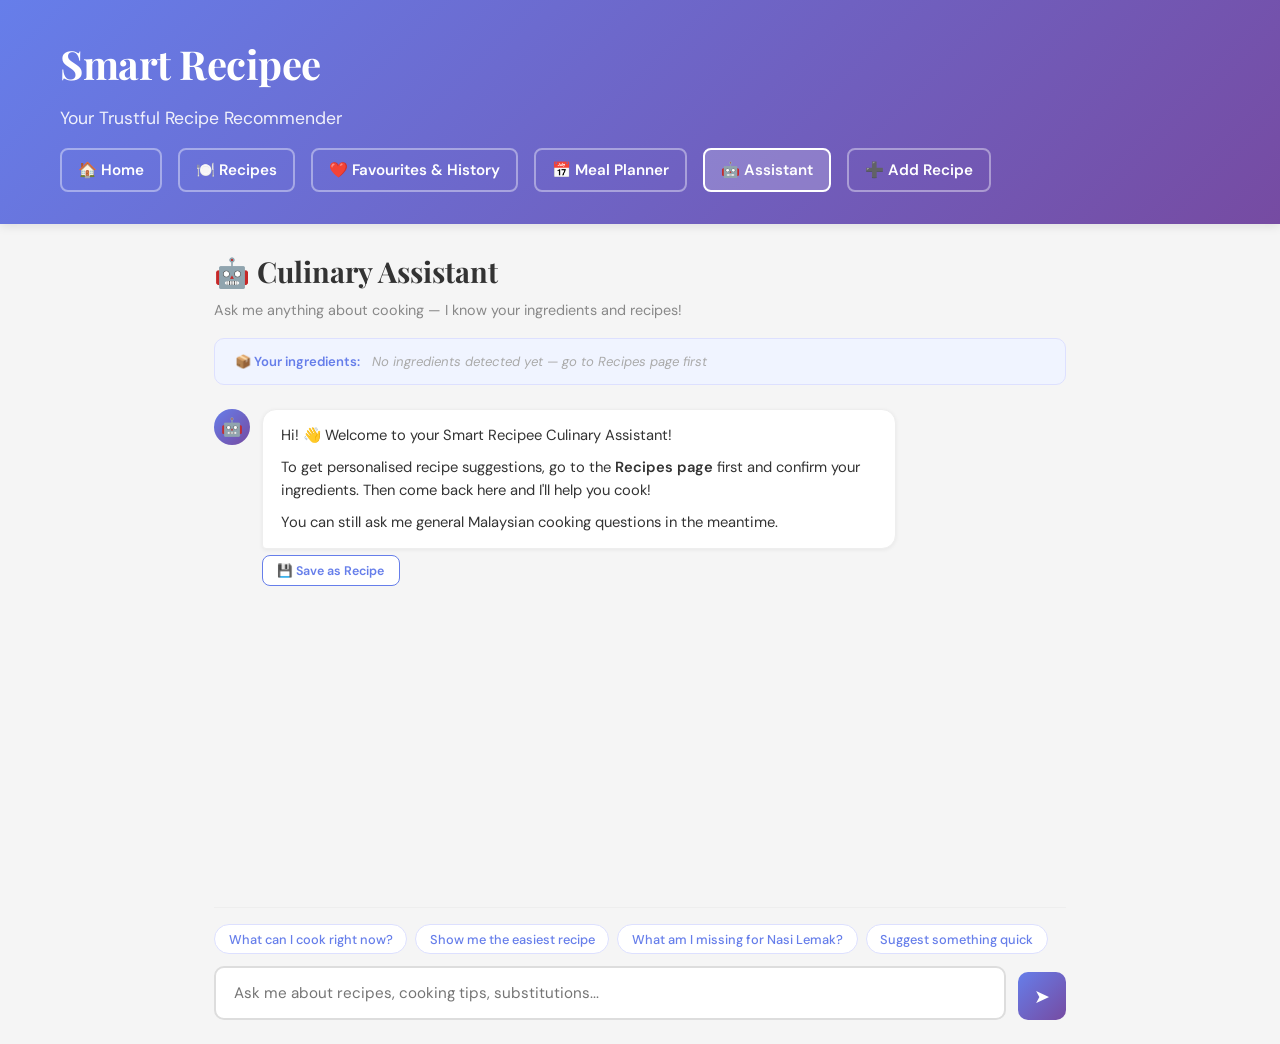
<file: frontend/chat.html>
<!DOCTYPE html>
<html lang="en">
<head>
    <meta charset="UTF-8">
    <meta name="viewport" content="width=device-width, initial-scale=1.0">
    <title>Culinary Assistant - Smart Recipee</title>
    <link href="https://fonts.googleapis.com/css2?family=Playfair+Display:wght@700;900&family=DM+Sans:wght@400;500;600&display=swap" rel="stylesheet">
    <link rel="stylesheet" href="css/style.css">
    <style>
        .chat-page {
            display: flex;
            flex-direction: column;
            height: calc(100vh - 80px);
            max-width: 900px;
            margin: 0 auto;
            padding: 1.5rem 1.5rem 0;
            gap: 1rem;
        }

        .chat-page-header {
            flex-shrink: 0;
        }

        .chat-page-title {
            font-family: 'Playfair Display', serif;
            font-size: 1.8rem;
            color: #333;
            margin-bottom: 0.3rem;
        }

        .chat-page-subtitle {
            font-size: 0.9rem;
            color: #888;
        }

        .chat-context-bar {
            background: #f0f4ff;
            border: 1px solid #dde0ff;
            border-radius: 10px;
            padding: 0.75rem 1.25rem;
            flex-shrink: 0;
            display: flex;
            align-items: center;
            gap: 0.75rem;
            flex-wrap: wrap;
        }

        .chat-context-label {
            font-size: 0.82rem;
            font-weight: 600;
            color: #667eea;
            white-space: nowrap;
        }

        .chat-context-tags {
            display: flex;
            flex-wrap: wrap;
            gap: 0.4rem;
        }

        .chat-context-tag {
            background: white;
            border: 1px solid #dde0ff;
            color: #444;
            font-size: 0.78rem;
            padding: 0.25rem 0.6rem;
            border-radius: 100px;
            font-weight: 500;
        }

        .chat-context-none {
            font-size: 0.82rem;
            color: #aaa;
            font-style: italic;
        }

        .chat-messages {
            flex: 1;
            overflow-y: auto;
            display: flex;
            flex-direction: column;
            gap: 1rem;
            padding: 0.5rem 0;
            min-height: 0;
        }

        .chat-message {
            display: flex;
            gap: 0.75rem;
            max-width: 80%;
            animation: messageIn 0.2s ease;
        }

        @keyframes messageIn {
            from { opacity: 0; transform: translateY(8px); }
            to { opacity: 1; transform: translateY(0); }
        }

        .chat-message.user {
            align-self: flex-end;
            flex-direction: row-reverse;
        }

        .chat-message.bot {
            align-self: flex-start;
        }

        .chat-avatar {
            width: 36px;
            height: 36px;
            border-radius: 50%;
            display: flex;
            align-items: center;
            justify-content: center;
            font-size: 1.1rem;
            flex-shrink: 0;
        }

        .chat-message.bot .chat-avatar {
            background: linear-gradient(135deg, #667eea, #764ba2);
        }

        .chat-message.user .chat-avatar {
            background: #e8f5e9;
        }

        .chat-bubble {
            padding: 0.85rem 1.1rem;
            border-radius: 14px;
            font-size: 0.92rem;
            line-height: 1.6;
            max-width: 100%;
        }

        .chat-message.bot .chat-bubble {
            background: white;
            color: #333;
            border: 1px solid #eee;
            border-bottom-left-radius: 4px;
            box-shadow: 0 1px 4px rgba(0,0,0,0.06);
        }

        .chat-message.user .chat-bubble {
            background: linear-gradient(135deg, #667eea, #764ba2);
            color: white;
            border-bottom-right-radius: 4px;
        }

        .chat-bubble p { margin-bottom: 0.5rem; }
        .chat-bubble p:last-child { margin-bottom: 0; }
        .chat-bubble ul, .chat-bubble ol {
            padding-left: 1.25rem;
            margin: 0.4rem 0;
        }
        .chat-bubble li { margin-bottom: 0.25rem; }
        .chat-bubble strong { font-weight: 600; }

        .chat-typing {
            display: flex;
            align-items: center;
            gap: 4px;
            padding: 0.85rem 1.1rem;
            background: white;
            border: 1px solid #eee;
            border-radius: 14px;
            border-bottom-left-radius: 4px;
            width: fit-content;
        }

        .chat-typing span {
            width: 7px;
            height: 7px;
            border-radius: 50%;
            background: #aaa;
            animation: typing 1.2s infinite;
        }

        .chat-typing span:nth-child(2) { animation-delay: 0.2s; }
        .chat-typing span:nth-child(3) { animation-delay: 0.4s; }

        @keyframes typing {
            0%, 60%, 100% { transform: translateY(0); opacity: 0.4; }
            30% { transform: translateY(-6px); opacity: 1; }
        }

        .chat-input-area {
            flex-shrink: 0;
            padding: 1rem 0 1.5rem;
            border-top: 1px solid #eee;
        }

        .chat-suggestions {
            display: flex;
            gap: 0.5rem;
            flex-wrap: wrap;
            margin-bottom: 0.75rem;
        }

        .chat-suggestion {
            background: white;
            border: 1.5px solid #dde0ff;
            color: #667eea;
            font-size: 0.8rem;
            font-weight: 500;
            padding: 0.35rem 0.85rem;
            border-radius: 100px;
            cursor: pointer;
            transition: all 0.15s;
            font-family: 'DM Sans', sans-serif;
        }

        .chat-suggestion:hover {
            background: #667eea;
            color: white;
            border-color: #667eea;
        }

        .chat-input-row {
            display: flex;
            gap: 0.75rem;
            align-items: flex-end;
        }

        .chat-input {
            flex: 1;
            padding: 0.85rem 1.1rem;
            border: 2px solid #ddd;
            border-radius: 10px;
            font-size: 0.95rem;
            font-family: 'DM Sans', sans-serif;
            resize: none;
            line-height: 1.5;
            max-height: 120px;
            transition: border-color 0.2s;
        }

        .chat-input:focus {
            outline: none;
            border-color: #667eea;
            box-shadow: 0 0 0 3px rgba(102,126,234,0.1);
        }

        .chat-send-btn {
            background: linear-gradient(135deg, #667eea, #764ba2);
            color: white;
            border: none;
            border-radius: 10px;
            width: 48px;
            height: 48px;
            font-size: 1.2rem;
            cursor: pointer;
            transition: all 0.2s;
            flex-shrink: 0;
            display: flex;
            align-items: center;
            justify-content: center;
        }

        .chat-send-btn:hover {
            transform: translateY(-2px);
            box-shadow: 0 4px 12px rgba(102,126,234,0.4);
        }

        .chat-send-btn:disabled {
            opacity: 0.6;
            cursor: not-allowed;
            transform: none;
        }

        @media (max-width: 768px) {
            .chat-page {
                padding: 1rem 1rem 0;
                height: calc(100vh - 70px);
            }
            .chat-message {
                max-width: 90%;
            }
        }
    </style>
</head>
<body>
    <header>
        <div class="container">
            <div class="header-top">
                <div>
                    <h1>Smart Recipee</h1>
                    <p class="subtitle">Your Trustful Recipe Recommender</p>
                </div>
                <nav class="header-nav">
                    <a href="index.html" class="nav-link">🏠 Home</a>
                    <a href="browse.html" class="nav-link">🍽️ Recipes</a>
                    <a href="history.html" class="nav-link">❤️ Favourites & History</a>
                    <a href="meal-planner.html" class="nav-link">📅 Meal Planner</a>
                    <a href="chat.html" class="nav-link active">🤖 Assistant</a>
                    <a href="add-recipe.html" class="nav-link">➕ Add Recipe</a>
                </nav>
            </div>
        </div>
    </header>

    <main style="flex: 1; overflow: hidden;">
        <div class="chat-page">
            <div class="chat-page-header">
                <h2 class="chat-page-title">🤖 Culinary Assistant</h2>
                <p class="chat-page-subtitle">Ask me anything about cooking — I know your ingredients and recipes!</p>
            </div>

            <div class="chat-context-bar" id="chatContextBar">
                <span class="chat-context-label">📦 Your ingredients:</span>
                <div class="chat-context-tags" id="chatContextTags">
                    <span class="chat-context-none">No ingredients detected yet — go to Recipes page first</span>
                </div>
            </div>

            <div class="chat-messages" id="chatMessages"></div>

            <div class="chat-input-area">
                <div class="chat-suggestions" id="chatSuggestions">
                    <button class="chat-suggestion" type="button">What can I cook right now?</button>
                    <button class="chat-suggestion" type="button">Show me the easiest recipe</button>
                    <button class="chat-suggestion" type="button">What am I missing for Nasi Lemak?</button>
                    <button class="chat-suggestion" type="button">Suggest something quick</button>
                </div>
                <div class="chat-input-row">
                    <textarea
                        id="chatInput"
                        class="chat-input"
                        placeholder="Ask me about recipes, cooking tips, substitutions..."
                        rows="1"
                    ></textarea>
                    <button id="chatSendBtn" class="chat-send-btn" type="button">➤</button>
                </div>
            </div>
        </div>
    </main>

    <script src="js/chat.js"></script>
</body>
</html>
</file>
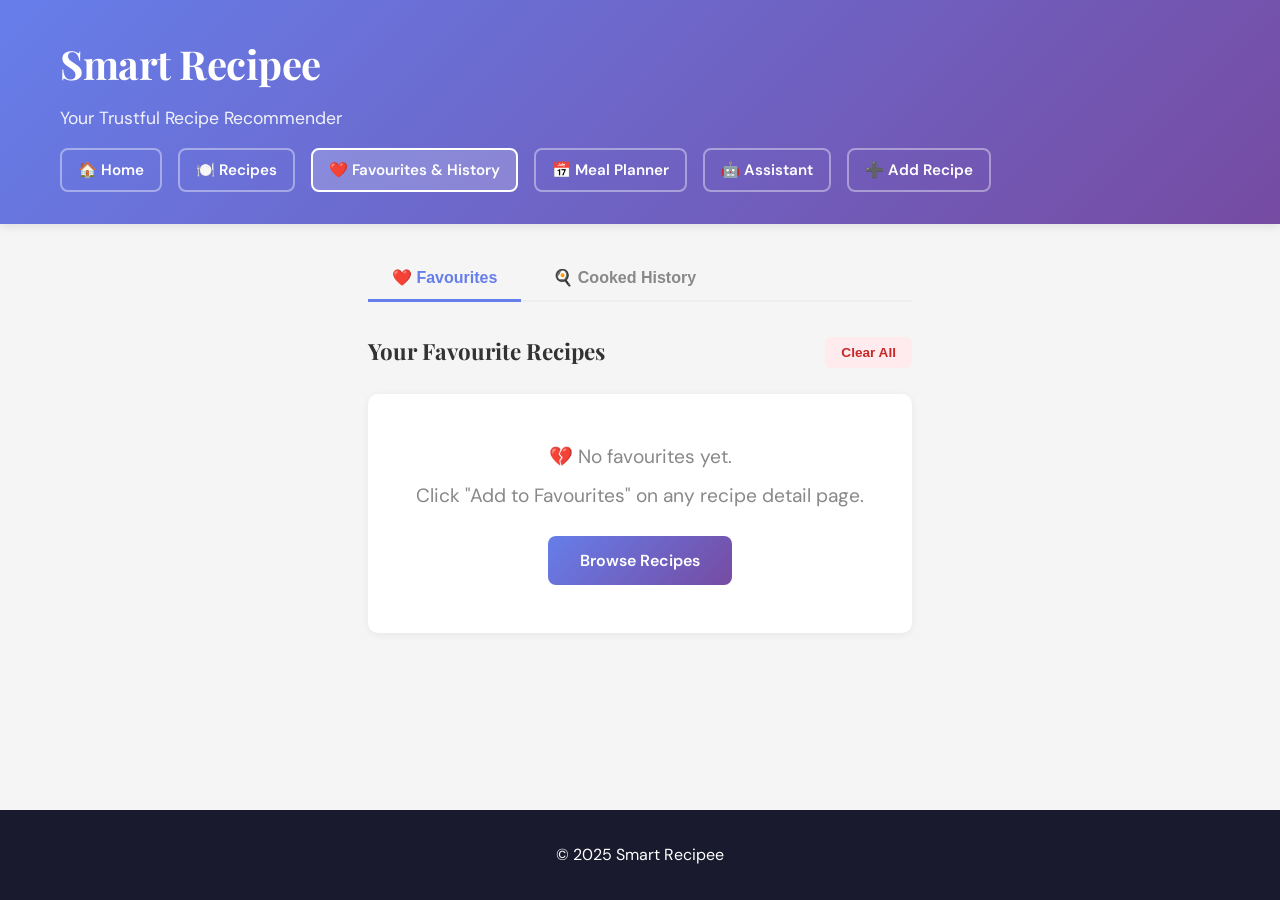
<file: frontend/history.html>
<!DOCTYPE html>
<html lang="en">
<head>
    <meta charset="UTF-8">
    <meta name="viewport" content="width=device-width, initial-scale=1.0">
    <title>Favourites & History - Smart Recipee</title>
    <link rel="stylesheet" href="css/style.css">
</head>
<body>
    <header>
        <div class="container">
            <div class="header-top">
                <div>
                    <h1>Smart Recipee</h1>
                    <p class="subtitle">Your Trustful Recipe Recommender</p>
                </div>
                <nav class="header-nav">
                    <a href="index.html" class="nav-link">🏠 Home</a>
                    <a href="browse.html" class="nav-link">🍽️ Recipes</a>
                    <a href="history.html" class="nav-link active">❤️ Favourites & History</a>
                    <a href="meal-planner.html" class="nav-link">📅 Meal Planner</a>
                    <a href="chat.html" class="nav-link">🤖 Assistant</a>
                    <a href="add-recipe.html" class="nav-link">➕ Add Recipe</a>
                </nav>
            </div>
        </div>
    </header>

    <main class="container">
        <div class="history-page">

            <!-- Tabs -->
            <div class="history-tabs">
                <button class="history-tab active" id="tabFavourites" type="button">
                    ❤️ Favourites
                </button>
                <button class="history-tab" id="tabHistory" type="button">
                    🍳 Cooked History
                </button>
            </div>

            <!-- Favourites Panel -->
            <div id="panelFavourites" class="history-panel">
                <div class="history-panel-header">
                    <h2>Your Favourite Recipes</h2>
                    <button id="clearFavouritesBtn" class="btn-danger-small" type="button">Clear All</button>
                </div>
                <div id="favouritesList" class="history-grid">
                    <!-- populated by JS -->
                </div>
            </div>

            <!-- History Panel -->
            <div id="panelHistory" class="history-panel" style="display: none;">
                <div class="history-panel-header">
                    <h2>Recipes You've Cooked</h2>
                    <button id="clearHistoryBtn" class="btn-danger-small" type="button">Clear All</button>
                </div>
                <div id="historyList" class="history-grid">
                    <!-- populated by JS -->
                </div>
            </div>

        </div>
    </main>

    <footer>
        <div class="container">
            <p>&copy; 2025 Smart Recipee</p>
        </div>
    </footer>

    <script src="js/history.js"></script>
</body>
</html>
</file>
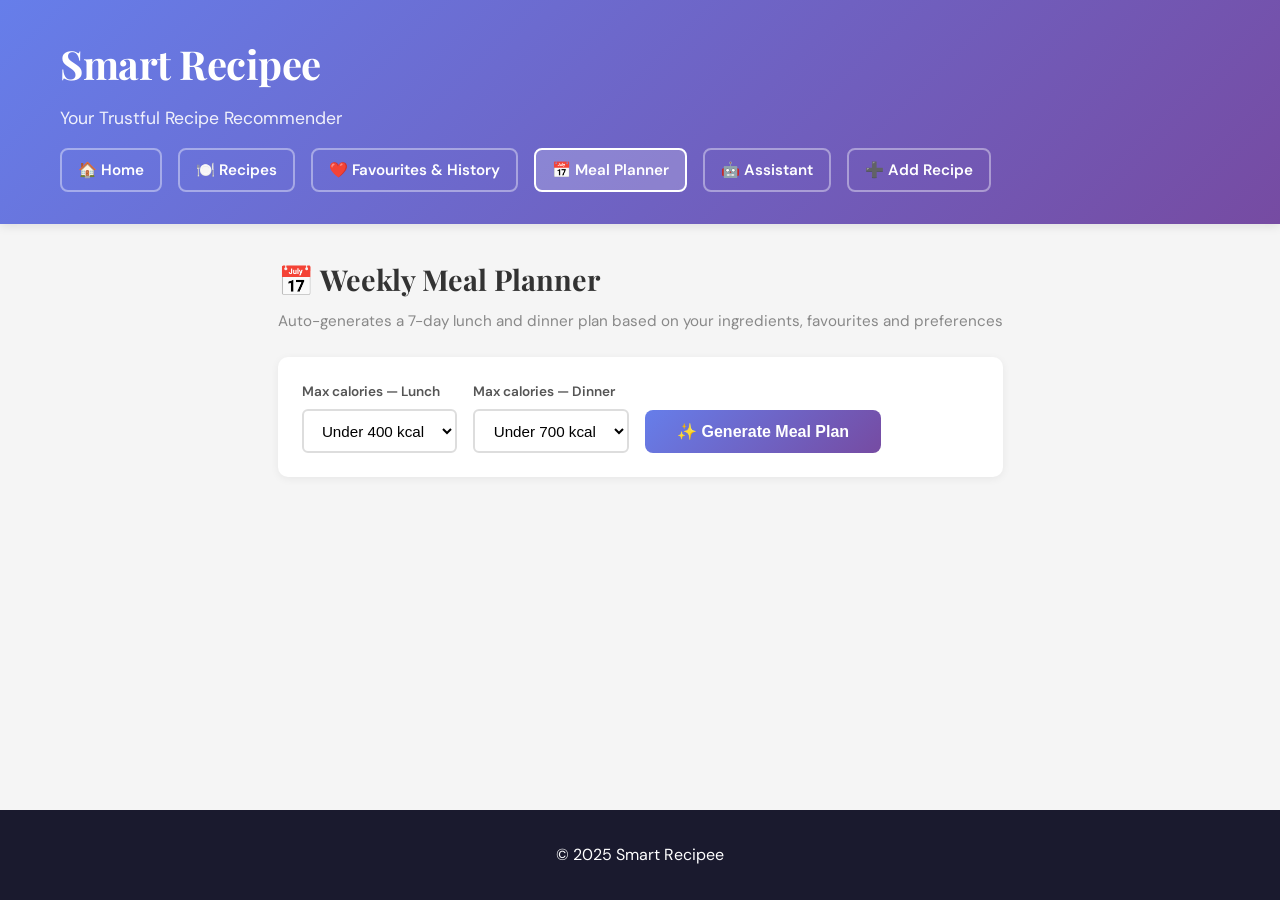
<file: frontend/meal-planner.html>
<!DOCTYPE html>
<html lang="en">
<head>
    <meta charset="UTF-8">
    <meta name="viewport" content="width=device-width, initial-scale=1.0">
    <title>Meal Planner - Smart Recipee</title>
    <link rel="stylesheet" href="css/style.css">
</head>
<body>
    <header>
        <div class="container">
            <div class="header-top">
                <div>
                    <h1>Smart Recipee</h1>
                    <p class="subtitle">Your Trustful Recipe Recommender</p>
                </div>
                <nav class="header-nav">
                    <a href="index.html" class="nav-link">🏠 Home</a>
                    <a href="browse.html" class="nav-link">🍽️ Recipes</a>
                    <a href="history.html" class="nav-link">❤️ Favourites & History</a>
                    <a href="meal-planner.html" class="nav-link active">📅 Meal Planner</a>
                    <a href="chat.html" class="nav-link">🤖 Assistant</a>
                    <a href="add-recipe.html" class="nav-link">➕ Add Recipe</a>
                </nav>
            </div>
        </div>
    </header>

    <main class="container">
        <div class="planner-page">

            <!-- Page Header -->
            <div class="planner-header">
                <div>
                    <h2 class="planner-title">📅 Weekly Meal Planner</h2>
                    <p class="planner-subtitle">Auto-generates a 7-day lunch and dinner plan based on your ingredients, favourites and preferences</p>
                </div>
            </div>

            <!-- Controls -->
            <div class="planner-controls">
                <div class="planner-filter">
                    <label for="lunchCalorieFilter">Max calories — Lunch</label>
                    <select id="lunchCalorieFilter">
                        <option value="">No limit</option>
                        <option value="300">Under 300 kcal</option>
                        <option value="400" selected>Under 400 kcal</option>
                        <option value="500">Under 500 kcal</option>
                    </select>
                </div>
                <div class="planner-filter">
                    <label for="dinnerCalorieFilter">Max calories — Dinner</label>
                    <select id="dinnerCalorieFilter">
                        <option value="">No limit</option>
                        <option value="500">Under 500 kcal</option>
                        <option value="600">Under 600 kcal</option>
                        <option value="700" selected>Under 700 kcal</option>
                    </select>
                </div>
                <button id="generatePlanBtn" class="btn-primary" type="button">
                    ✨ Generate Meal Plan
                </button>
                <button id="clearPlanBtn" class="btn-danger" type="button" style="display:none;">
                    🗑️ Clear Plan
                </button>
            </div>

            <!-- Algorithm Info -->
            <div class="planner-algo-info" id="algoInfo" style="display:none;">
                <p id="algoInfoText"></p>
            </div>

            <!-- Loading -->
            <div id="plannerLoading" class="loading" style="display:none;">
                <p>✨ Generating your personalised meal plan...</p>
            </div>

            <!-- 7-Day Grid -->
            <div id="plannerGrid" class="planner-grid" style="display:none;">
                <!-- populated by JS -->
            </div>

            <!-- Weekly Shopping List -->
            <div id="weeklyShoppingSection" class="weekly-shopping-section" style="display:none;">
                <div class="weekly-shopping-header">
                    <h2>🛒 Weekly Shopping List</h2>
                    <p class="weekly-shopping-subtitle">Missing ingredients across all your planned meals</p>
                </div>
                <div id="weeklyShoppingItems" class="shopping-list-items"></div>
                <div class="shopping-list-actions">
                    <button id="printWeeklyListBtn" class="btn-primary" type="button">🖨️ Print List</button>
                    <button id="downloadWeeklyListBtn" class="btn-secondary" type="button">⬇️ Download .txt</button>
                </div>
            </div>

        </div>
    </main>

    <footer>
        <div class="container">
            <p>&copy; 2025 Smart Recipee</p>
        </div>
    </footer>

    <script src="js/meal-planner.js"></script>
</body>
</html>
</file>
<file: frontend/css/style.css>
/* ============================================
   SMART RECIPEE - MAIN STYLESHEET
   ============================================ */

/* ============================================
   1. RESET & BASE STYLES
   ============================================ */

@import url('https://fonts.googleapis.com/css2?family=Playfair+Display:wght@700;900&family=DM+Sans:wght@400;500;600&display=swap');

* {
    margin: 0;
    padding: 0;
    box-sizing: border-box;
}

body {
    font-family: 'DM Sans', 'Segoe UI', sans-serif;
    line-height: 1.6;
    color: #333;
    background-color: #f5f5f5;
    min-height: 100vh;
    display: flex;
    flex-direction: column;
}

main {
    flex: 1;
}

.container {
    max-width: 1200px;
    margin: 0 auto;
    padding: 0 20px;
}

/* ============================================
   2. HEADER
   ============================================ */

header {
    background: linear-gradient(135deg, #667eea 0%, #764ba2 100%);
    color: white;
    padding: 2rem 0;
    box-shadow: 0 2px 10px rgba(0, 0, 0, 0.1);
}

header h1 {
    font-size: 2.5rem;
    margin-bottom: 0.5rem;
    font-family: 'Playfair Display', serif;
    font-weight: 700;
    letter-spacing: -0.5px;
}

header .subtitle {
    font-size: 1.1rem;
    opacity: 0.9;
}

/* ============================================
   3. INGREDIENTS SECTION
   ============================================ */

.ingredients-section {
    background: white;
    padding: 2rem;
    margin: 2rem 0;
    border-radius: 10px;
    box-shadow: 0 2px 8px rgba(0, 0, 0, 0.1);
}

.ingredients-section h2 {
    color: #667eea;
    margin-bottom: 1rem;
    font-size: 1.5rem;
}

.ingredients-list {
    display: flex;
    flex-wrap: wrap;
    gap: 0.5rem;
}

.ingredient-tag {
    background-color: #e8f5e9;
    color: #2e7d32;
    padding: 0.5rem 1rem;
    border-radius: 20px;
    font-size: 0.9rem;
    font-weight: 500;
    border: 2px solid #4caf50;
}

/* ============================================
   4. FILTERS SECTION
   ============================================ */

.filters-section {
    background: white;
    padding: 2rem;
    margin: 2rem 0;
    border-radius: 10px;
    box-shadow: 0 2px 8px rgba(0, 0, 0, 0.1);
}

.filters-section h2 {
    color: #667eea;
    margin-bottom: 1.5rem;
    font-size: 1.5rem;
}

.filters {
    display: flex;
    flex-wrap: wrap;
    gap: 1.5rem;
    align-items: flex-end;
}

.filter-group {
    flex: 1;
    min-width: 200px;
}

.filter-group label {
    display: block;
    margin-bottom: 0.5rem;
    font-weight: 600;
    color: #555;
}

.filter-group select {
    width: 100%;
    padding: 0.75rem;
    border: 2px solid #ddd;
    border-radius: 5px;
    font-size: 1rem;
    background-color: white;
    cursor: pointer;
    transition: border-color 0.3s;
}

.filter-group select:hover {
    border-color: #667eea;
}

.filter-group select:focus {
    outline: none;
    border-color: #667eea;
    box-shadow: 0 0 0 3px rgba(102, 126, 234, 0.1);
}

/* ============================================
   5. BUTTONS
   ============================================ */

.btn-primary {
    background: linear-gradient(135deg, #667eea 0%, #764ba2 100%);
    color: white;
    padding: 0.75rem 2rem;
    border: none;
    border-radius: 8px;
    font-size: 1rem;
    font-weight: 600;
    cursor: pointer;
    transition: transform 0.2s, box-shadow 0.2s;
    align-self: flex-end;
}

.btn-primary:hover {
    transform: translateY(-2px);
    box-shadow: 0 4px 12px rgba(102, 126, 234, 0.4);
}

.btn-primary:active {
    transform: translateY(0);
}

/* ============================================
   6. RESULTS SECTION
   ============================================ */

.results-section {
    margin: 2rem 0;
}

.results-header {
    display: flex;
    justify-content: space-between;
    align-items: center;
    margin-bottom: 1.5rem;
}

.results-header h2 {
    color: #333;
    font-size: 1.8rem;
}

.results-count {
    color: #666;
    font-size: 1rem;
}

/* ============================================
   7. RECIPE CARDS GRID
   ============================================ */

.recipes-grid {
    display: grid;
    grid-template-columns: repeat(auto-fill, minmax(300px, 1fr));
    gap: 1.5rem;
}

.recipe-card-image {
    width: 100%;
    height: 200px;
    object-fit: cover;
    border-radius: 12px 12px 0 0;
}

.recipe-card {
    background: white;
    border-radius: 14px;
    overflow: hidden;
    box-shadow: 0 2px 12px rgba(102, 126, 234, 0.08);
    border: 1px solid #ede9fe;
    transition: transform 0.3s, box-shadow 0.3s;
    cursor: pointer;
}

.recipe-card:hover {
    transform: translateY(-5px);
    box-shadow: 0 4px 16px rgba(0, 0, 0, 0.15);
}

.recipe-card-header {
    padding: 1.5rem;
    border-bottom: 1px solid #eee;
}

.recipe-card-title {
    font-size: 1.4rem;
    color: #333;
    margin-bottom: 0.5rem;
}

.recipe-card-meta {
    display: flex;
    gap: 1rem;
    font-size: 0.9rem;
    color: #666;
}

.recipe-card-meta span {
    display: flex;
    align-items: center;
    gap: 0.3rem;
}

.recipe-card-body {
    padding: 1.5rem;
}

.match-badge {
    display: inline-block;
    padding: 0.5rem 1rem;
    border-radius: 20px;
    font-weight: 600;
    font-size: 1.1rem;
    margin-bottom: 1rem;
}

.match-high {
    background-color: #e8f5e9;
    color: #2e7d32;
}

.match-medium {
    background-color: #fff3e0;
    color: #ef6c00;
}

.match-low {
    background-color: #ffebee;
    color: #c62828;
}

.recipe-info {
    margin-bottom: 1rem;
}

.info-row {
    display: flex;
    justify-content: space-between;
    margin-bottom: 0.5rem;
    font-size: 0.9rem;
}

.info-label {
    color: #666;
}

.info-value {
    font-weight: 600;
    color: #333;
}

.missing-ingredients {
    margin-top: 1rem;
}

.missing-ingredients h4 {
    color: #c62828;
    font-size: 0.9rem;
    margin-bottom: 0.5rem;
}

.missing-ingredients ul {
    list-style: none;
    padding-left: 0;
}

.missing-ingredients li {
    color: #666;
    font-size: 0.85rem;
    margin-bottom: 0.3rem;
    padding-left: 1rem;
    position: relative;
}

.missing-ingredients li:before {
    content: "✗";
    position: absolute;
    left: 0;
    color: #c62828;
}

.recipe-card-footer {
    padding: 1rem 1.5rem;
    background-color: #f8f8f8;
    text-align: center;
}

.btn-view-recipe {
    background-color: #667eea;
    color: white;
    padding: 0.75rem 2rem;
    border: none;
    border-radius: 5px;
    font-size: 1rem;
    font-weight: 600;
    cursor: pointer;
    transition: background-color 0.3s;
    width: 100%;
}

.btn-view-recipe:hover {
    background-color: #5568d3;
}

/* ============================================
   8. LOADING & ERROR STATES
   ============================================ */

.loading {
    text-align: center;
    padding: 3rem;
    font-size: 1.2rem;
    color: #666;
}

.error-message {
    background-color: #ffebee;
    color: #c62828;
    padding: 1.5rem;
    border-radius: 5px;
    text-align: center;
    border-left: 4px solid #c62828;
}

.no-results {
    text-align: center;
    padding: 3rem;
    background: white;
    border-radius: 10px;
    box-shadow: 0 2px 8px rgba(0, 0, 0, 0.1);
}

.no-results p {
    font-size: 1.3rem;
    color: #666;
    margin-bottom: 0.5rem;
}

.no-results .hint {
    font-size: 1rem;
    color: #999;
}

/* ============================================
   9. FOOTER
   ============================================ */

footer {
    background-color: #333;
    color: white;
    text-align: center;
    padding: 2rem 0;
    margin-top: 3rem;
}

footer p {
    margin: 0;
}

/* ============================================
   10. RESPONSIVE DESIGN
   ============================================ */

@media (max-width: 768px) {
    header h1 {
        font-size: 2rem;
    }

    .filters {
        flex-direction: column;
    }

    .filter-group {
        width: 100%;
    }

    .btn-primary {
        width: 100%;
        align-self: stretch;
    }

    .recipes-grid {
        grid-template-columns: 1fr;
    }

    .results-header {
        flex-direction: column;
        align-items: flex-start;
        gap: 0.5rem;
    }
}

@media (max-width: 480px) {
    header h1 {
        font-size: 1.5rem;
    }

    .recipe-card-title {
        font-size: 1.2rem;
    }
}

/* ============================================
   11. RECIPE DETAIL PAGE
   ============================================ */

.back-button-container {
    margin: 2rem 0 1rem 0;
}

.btn-back {
    background-color: #f5f5f5;
    color: #333;
    padding: 0.75rem 1.5rem;
    border: 2px solid #ddd;
    border-radius: 5px;
    font-size: 1rem;
    font-weight: 600;
    cursor: pointer;
    transition: all 0.3s;
}

.btn-back:hover {
    background-color: #667eea;
    color: white;
    border-color: #667eea;
}

.recipe-detail {
    margin-bottom: 3rem;
}

/* Detail Header */
.detail-header {
    background: white;
    padding: 2rem;
    border-radius: 10px;
    box-shadow: 0 2px 8px rgba(0, 0, 0, 0.1);
    margin-bottom: 2rem;
}

.detail-title {
    font-size: 2.5rem;
    color: #333;
    margin-bottom: 1rem;
}

.detail-meta {
    display: flex;
    gap: 2rem;
    margin-bottom: 1rem;
    flex-wrap: wrap;
}

.meta-item {
    font-size: 1.1rem;
    color: #666;
    display: flex;
    align-items: center;
    gap: 0.5rem;
}

.dietary-tags {
    display: flex;
    gap: 0.5rem;
    margin: 1rem 0;
    flex-wrap: wrap;
}

.dietary-tag {
    background-color: #e3f2fd;
    color: #1976d2;
    padding: 0.5rem 1rem;
    border-radius: 20px;
    font-size: 0.9rem;
    font-weight: 500;
}

.match-badge-large {
    display: inline-block;
    padding: 1rem 2rem;
    border-radius: 30px;
    font-weight: 700;
    font-size: 1.5rem;
    margin-top: 1rem;
}

/* Detail Sections */
.detail-section {
    background: white;
    padding: 2rem;
    border-radius: 10px;
    box-shadow: 0 2px 8px rgba(0, 0, 0, 0.1);
    margin-bottom: 2rem;
}

.section-title {
    font-size: 1.8rem;
    color: #667eea;
    margin-bottom: 1.5rem;
    padding-bottom: 0.5rem;
    border-bottom: 3px solid #667eea;
}

/* Ingredients List */
.ingredients-detail-list {
    display: grid;
    grid-template-columns: repeat(auto-fill, minmax(250px, 1fr));
    gap: 1rem;
}

.ingredient-item {
    padding: 1rem;
    border-radius: 8px;
    display: flex;
    align-items: flex-start;
    gap: 0.75rem;
    font-size: 1rem;
    transition: transform 0.2s;
}

.ingredient-item:hover {
    transform: translateX(5px);
}

.ingredient-item.has-ingredient {
    background-color: #e8f5e9;
    border-left: 4px solid #4caf50;
}

.ingredient-item.missing-ingredient {
    background-color: #ffebee;
    border-left: 4px solid #f44336;
}

.ingredient-icon {
    font-size: 1.5rem;
    flex-shrink: 0;
}

.ingredient-content {
    flex: 1;
}

.ingredient-name {
    font-weight: 600;
    color: #333;
    display: block;
    margin-bottom: 0.25rem;
}

.ingredient-quantity {
    color: #666;
    font-size: 0.9rem;
}

/* Instructions List */
.instructions-list {
    list-style: none;
    counter-reset: step-counter;
    padding: 0;
}

.instructions-list li {
    counter-increment: step-counter;
    padding: 1.5rem;
    margin-bottom: 1rem;
    background-color: #f8f9fa;
    border-radius: 8px;
    border-left: 4px solid #667eea;
    position: relative;
    padding-left: 4rem;
    line-height: 1.6;
    font-size: 1.05rem;
}

.instructions-list li::before {
    content: counter(step-counter);
    position: absolute;
    left: 1rem;
    top: 50%;
    transform: translateY(-50%);
    background: linear-gradient(135deg, #667eea 0%, #764ba2 100%);
    color: white;
    width: 2rem;
    height: 2rem;
    border-radius: 50%;
    display: flex;
    align-items: center;
    justify-content: center;
    font-weight: 700;
    font-size: 1rem;
}

/* Detail Actions */
.detail-actions {
    display: flex;
    justify-content: center;
    align-items: center;
    gap: 1rem;
    flex-wrap: wrap;
    margin: 2rem 0;
}

.detail-actions .btn-secondary {
    padding: 0.75rem 1.5rem;
    font-size: 1rem;
}

.btn-secondary {
    background-color: #f5f5f5;
    color: #333;
    padding: 1rem 3rem;
    border: 2px solid #ddd;
    border-radius: 5px;
    font-size: 1.1rem;
    font-weight: 600;
    cursor: pointer;
    transition: all 0.3s;
}

.btn-secondary:hover {
    background-color: #667eea;
    color: white;
    border-color: #667eea;
    transform: translateY(-2px);
    box-shadow: 0 4px 12px rgba(102, 126, 234, 0.3);
}

/* ============================================
   12. RESPONSIVE - DETAIL PAGE
   ============================================ */

@media (max-width: 768px) {
    .detail-title {
        font-size: 2rem;
    }

    .detail-meta {
        gap: 1rem;
    }

    .section-title {
        font-size: 1.5rem;
    }

    .ingredients-detail-list {
        grid-template-columns: 1fr;
    }

    .instructions-list li {
        padding-left: 3.5rem;
        font-size: 1rem;
    }

    .instructions-list li::before {
        width: 1.75rem;
        height: 1.75rem;
        font-size: 0.9rem;
    }

    .match-badge-large {
        font-size: 1.2rem;
        padding: 0.75rem 1.5rem;
    }
}

/* ============================================
   DETECTION WARNINGS
   ============================================ */

/* Upload section */
.upload-section {
    background: white;
    padding: 1.5rem;
    border-radius: 10px;
    margin: 2rem 0;
    box-shadow: 0 2px 8px rgba(0, 0, 0, 0.06);
}

.upload-row {
    display: flex;
    gap: 1rem;
    align-items: center;
    flex-wrap: wrap;
}

.upload-row input[type="file"] {
    flex: 1;
    min-width: 220px;
}

.detection-warnings {
    background: #fff3cd;
    border-left: 4px solid #ffc107;
    padding: 1rem;
    margin: 2rem 0;
    border-radius: 5px;
}

.warning-item {
    display: flex;
    align-items: flex-start;
    gap: 1rem;
    padding: 0.75rem;
    margin-bottom: 0.5rem;
    background: white;
    border-radius: 5px;
}

.warning-item:last-child {
    margin-bottom: 0;
}

.warning-icon {
    font-size: 1.5rem;
    flex-shrink: 0;
}

.warning-content {
    flex: 1;
}

.warning-content strong {
    color: #856404;
    display: block;
    margin-bottom: 0.25rem;
}

.warning-content p {
    margin: 0;
    color: #666;
    font-size: 0.9rem;
}

.warning-content small {
    color: #999;
    font-size: 0.85rem;
}

.recipe-detail-image {
    width: 100%;
    max-width: 800px;
    height: 400px;
    object-fit: cover;
    border-radius: 12px;
    margin-bottom: 2rem;
    box-shadow: 0 4px 6px rgba(0, 0, 0, 0.1);
}


/* ============================================
   ADD-ON: DETECTION PREVIEW + REVIEW/EDIT UI
   appended without changing original styles
   ============================================ */

/* Preview section for annotated image */
.preview-section {
    background: white;
    padding: 2rem;
    margin: 2rem 0;
    border-radius: 10px;
    box-shadow: 0 2px 8px rgba(0, 0, 0, 0.1);
}

.preview-section h2 {
    color: #667eea;
    margin-bottom: 1rem;
    font-size: 1.5rem;
}

.detection-preview {
    display: flex;
    flex-direction: column;
    gap: 1rem;
}

.annotated-preview-image {
    width: 100%;
    max-width: 900px;
    max-height: 520px;
    object-fit: contain;
    border-radius: 10px;
    border: 1px solid #ddd;
    background: #fafafa;
    display: block;
}

.detection-summary {
    background: #fafafa;
    border: 1px solid #eee;
    border-radius: 8px;
    padding: 1rem;
}

.detection-summary h3 {
    margin-bottom: 0.75rem;
    color: #333;
    font-size: 1.1rem;
}

.detection-list {
    display: flex;
    flex-direction: column;
    gap: 0.5rem;
}

.detection-row {
    display: flex;
    justify-content: space-between;
    align-items: center;
    gap: 1rem;
    padding: 0.7rem 0.9rem;
    background: white;
    border: 1px solid #eee;
    border-radius: 6px;
}

.detection-name {
    font-weight: 600;
    color: #333;
    text-transform: capitalize;
}

.detection-confidence {
    font-weight: 700;
    color: #2e7d32;
    white-space: nowrap;
}

/* Review / confirm section */
.review-section {
    background: white;
    padding: 2rem;
    margin: 2rem 0;
    border-radius: 10px;
    box-shadow: 0 2px 8px rgba(0, 0, 0, 0.1);
}

.review-section h2 {
    color: #667eea;
    margin-bottom: 1rem;
    font-size: 1.5rem;
}

.review-status {
    color: #555;
    margin-bottom: 1rem;
}

.review-actions,
.edit-actions,
.manual-add-row {
    display: flex;
    gap: 1rem;
    flex-wrap: wrap;
    margin-top: 1rem;
}

.edit-panel {
    margin-top: 1.5rem;
    padding: 1.25rem;
    border: 1px solid #e8e8e8;
    border-radius: 8px;
    background: #fafafa;
}

.edit-panel h3 {
    color: #444;
    margin-bottom: 0.5rem;
}

.editable-ingredients-list {
    display: flex;
    flex-direction: column;
    gap: 0.75rem;
    margin-top: 1rem;
}

.editable-ingredient-item {
    display: flex;
    justify-content: space-between;
    align-items: center;
    gap: 1rem;
    padding: 0.85rem 1rem;
    background: white;
    border: 1px solid #ececec;
    border-radius: 8px;
}

.editable-ingredient-name {
    font-weight: 600;
    color: #333;
    text-transform: capitalize;
}

.empty-edit-note {
    color: #888;
    font-size: 0.95rem;
}

.manual-add-row input {
    flex: 1;
    min-width: 220px;
    padding: 0.75rem 0.9rem;
    border: 2px solid #ddd;
    border-radius: 6px;
    font-size: 1rem;
}

.manual-add-row input:focus {
    outline: none;
    border-color: #667eea;
    box-shadow: 0 0 0 3px rgba(102, 126, 234, 0.1);
}

/* New buttons only for FR8 / FR9 flow */
.btn-danger {
    background: #ffebee;
    color: #c62828;
    padding: 0.75rem 1.25rem;
    border: none;
    border-radius: 5px;
    font-size: 1rem;
    font-weight: 600;
    cursor: pointer;
    transition: all 0.2s;
}

.btn-danger:hover {
    background: #ffd9de;
}

.btn-outline {
    background: white;
    color: #555;
    border: 2px solid #ddd;
    padding: 0.75rem 1.25rem;
    border-radius: 5px;
    font-size: 1rem;
    font-weight: 600;
    cursor: pointer;
    transition: all 0.2s;
}

.btn-outline:hover {
    background: #f7f7f7;
}

.btn-remove-ingredient {
    background: #ffebee;
    color: #c62828;
    padding: 0.55rem 0.9rem;
    font-size: 0.9rem;
    border: none;
    border-radius: 5px;
    font-weight: 600;
    cursor: pointer;
    transition: all 0.2s;
}

.btn-remove-ingredient:hover {
    background: #ffd9de;
}

/* Responsive additions only for new UI */
@media (max-width: 768px) {
    .review-actions,
    .edit-actions,
    .manual-add-row,
    .detection-row,
    .editable-ingredient-item {
        flex-direction: column;
        align-items: stretch;
    }

    .annotated-preview-image {
        max-height: 380px;
    }

    .btn-danger,
    .btn-outline {
        width: 100%;
    }
}

@media (max-width: 480px) {
    .annotated-preview-image {
        max-height: 260px;
    }
}

/* ============================================
   RECIPE SEARCH BAR
   ============================================ */

.search-bar-wrapper {
    width: 100%;
    margin-bottom: 1.25rem;
    position: relative;
}

.search-bar-wrapper::before {
    content: "🔍";
    position: absolute;
    left: 0.9rem;
    top: 50%;
    transform: translateY(-50%);
    font-size: 1rem;
    pointer-events: none;
}

.search-bar-wrapper input {
    width: 100%;
    padding: 0.85rem 1rem 0.85rem 2.75rem;
    border: 2px solid #ddd;
    border-radius: 8px;
    font-size: 1rem;
    background-color: white;
    transition: border-color 0.3s, box-shadow 0.3s;
}

.search-bar-wrapper input:focus {
    outline: none;
    border-color: #667eea;
    box-shadow: 0 0 0 3px rgba(102, 126, 234, 0.1);
}

/* ============================================
   MATCHED INGREDIENTS
   ============================================ */

.matched-ingredients {
    margin-top: 1rem;
}

.matched-ingredients h4 {
    color: #2e7d32;
    font-size: 0.9rem;
    margin-bottom: 0.5rem;
}

.matched-ingredients ul {
    list-style: none;
    padding-left: 0;
}

.matched-ingredients li {
    color: #2e7d32;
    font-size: 0.85rem;
    margin-bottom: 0.3rem;
    padding-left: 1rem;
    position: relative;
}

.matched-ingredients li:before {
    content: "✓";
    position: absolute;
    left: 0;
    color: #2e7d32;
}

/* ============================================
   ALMOST THERE SECTION
   ============================================ */

.almost-there-section {
    background: linear-gradient(135deg, #fff8e1 0%, #fff3cd 100%);
    border: 2px solid #ffc107;
    border-radius: 12px;
    padding: 2rem;
    margin: 2rem 0;
}

.almost-there-header {
    margin-bottom: 1.5rem;
}

.almost-there-header h2 {
    color: #e65100;
    font-size: 1.6rem;
    margin-bottom: 0.4rem;
}

.almost-there-subtitle {
    color: #795548;
    font-size: 0.95rem;
}

.almost-there-grid {
    display: grid;
    grid-template-columns: repeat(auto-fill, minmax(260px, 1fr));
    gap: 1.25rem;
}

.almost-there-card {
    background: white;
    border-radius: 10px;
    overflow: hidden;
    box-shadow: 0 2px 8px rgba(0, 0, 0, 0.08);
    transition: transform 0.2s, box-shadow 0.2s;
}

.almost-there-card:hover {
    transform: translateY(-4px);
    box-shadow: 0 6px 16px rgba(0, 0, 0, 0.12);
}

.almost-there-image {
    width: 100%;
    height: 160px;
    object-fit: cover;
}

.almost-there-card-body {
    padding: 1.25rem;
}

.almost-there-recipe-name {
    font-size: 1.1rem;
    color: #333;
    margin-bottom: 0.3rem;
}

.almost-there-cuisine {
    font-size: 0.85rem;
    color: #888;
    margin-bottom: 0.75rem;
}

.almost-there-missing {
    background: #fff8e1;
    border-left: 3px solid #ffc107;
    padding: 0.75rem;
    border-radius: 5px;
    margin-bottom: 1rem;
}

.almost-there-missing-label {
    font-weight: 600;
    color: #e65100;
    font-size: 0.9rem;
    margin-bottom: 0.4rem;
}

.almost-there-missing ul {
    list-style: none;
    padding: 0;
    margin: 0;
}

.almost-there-missing li {
    color: #555;
    font-size: 0.85rem;
    padding-left: 1rem;
    position: relative;
    margin-bottom: 0.2rem;
}

.almost-there-missing li::before {
    content: "•";
    position: absolute;
    left: 0;
    color: #ffc107;
    font-weight: bold;
}

@media (max-width: 768px) {
    .almost-there-grid {
        grid-template-columns: 1fr;
    }
}

/* ============================================
   SHOPPING LIST SECTION
   ============================================ */

.shopping-list-section {
    background: white;
    border: 2px solid #667eea;
    border-radius: 12px;
    padding: 2rem;
    margin: 2rem 0;
    box-shadow: 0 2px 8px rgba(102, 126, 234, 0.1);
}

.shopping-list-header {
    margin-bottom: 1.5rem;
}

.shopping-list-header h2 {
    color: #667eea;
    font-size: 1.6rem;
    margin-bottom: 0.4rem;
}

.shopping-list-subtitle {
    color: #888;
    font-size: 0.95rem;
}

.shopping-list-items {
    display: flex;
    flex-direction: column;
    gap: 0.6rem;
    margin-bottom: 1rem;
}

.shopping-list-row {
    display: flex;
    justify-content: space-between;
    align-items: center;
    padding: 0.75rem 1rem;
    background: #f8f9ff;
    border: 1px solid #e0e4ff;
    border-radius: 8px;
    gap: 1rem;
}

.shopping-list-item {
    font-size: 1rem;
    color: #333;
    font-weight: 500;
    text-transform: capitalize;
}

.shopping-list-actions {
    display: flex;
    gap: 1rem;
    flex-wrap: wrap;
    margin-top: 1.5rem;
}

@media (max-width: 768px) {
    .shopping-list-actions {
        flex-direction: column;
    }

    .shopping-list-row {
        flex-direction: row;
    }
}

/* ============================================
   NUTRITIONAL INFO
   ============================================ */

.nutrition-grid {
    display: grid;
    grid-template-columns: repeat(5, 1fr);
    gap: 1rem;
    margin-bottom: 0.75rem;
}

.nutrition-card {
    background: linear-gradient(135deg, #f8f9ff 0%, #eef0ff 100%);
    border: 1px solid #dde0ff;
    border-radius: 10px;
    padding: 1.25rem 1rem;
    text-align: center;
    display: flex;
    flex-direction: column;
    align-items: center;
    gap: 0.4rem;
}

.nutrition-value {
    font-size: 1.5rem;
    font-weight: 700;
    color: #667eea;
}

.nutrition-label {
    font-size: 0.8rem;
    color: #666;
    font-weight: 500;
}

.nutrition-note {
    font-size: 0.8rem;
    color: #aaa;
    margin-top: 0.5rem;
}

@media (max-width: 768px) {
    .nutrition-grid {
        grid-template-columns: repeat(3, 1fr);
    }
}

@media (max-width: 480px) {
    .nutrition-grid {
        grid-template-columns: repeat(2, 1fr);
    }
}

/* ============================================
   RATINGS & REVIEWS
   ============================================ */

.rating-summary {
    display: flex;
    align-items: center;
    gap: 1rem;
    padding: 1.25rem;
    background: #fffbea;
    border: 1px solid #fde68a;
    border-radius: 10px;
    margin-bottom: 1.5rem;
}

.rating-average {
    font-size: 2.5rem;
    font-weight: 700;
    color: #f59e0b;
}

.rating-stars-display .star-display {
    font-size: 1.5rem;
    color: #f59e0b;
}

.rating-total {
    color: #888;
    font-size: 0.9rem;
}

.rating-form {
    background: #f8f9ff;
    border: 1px solid #e0e4ff;
    border-radius: 10px;
    padding: 1.5rem;
    margin-bottom: 1.5rem;
}

.rating-form-title {
    color: #444;
    margin-bottom: 1rem;
    font-size: 1rem;
}

.star-input {
    display: flex;
    gap: 0.5rem;
    margin-bottom: 0.5rem;
}

.star-input .star {
    font-size: 2rem;
    color: #ddd;
    cursor: pointer;
    transition: color 0.15s;
    user-select: none;
}

.star-input .star.active,
.star-input .star:hover {
    color: #f59e0b;
}

.rating-selected-text {
    font-size: 0.85rem;
    color: #888;
    margin-bottom: 1rem;
}

.rating-comment {
    width: 100%;
    padding: 0.75rem;
    border: 2px solid #ddd;
    border-radius: 8px;
    font-size: 0.95rem;
    font-family: inherit;
    resize: vertical;
    margin-bottom: 1rem;
    transition: border-color 0.3s;
}

.rating-comment:focus {
    outline: none;
    border-color: #667eea;
    box-shadow: 0 0 0 3px rgba(102, 126, 234, 0.1);
}

.rating-message {
    margin-top: 0.75rem;
    font-size: 0.9rem;
    font-weight: 500;
}

.comment-item {
    padding: 1rem;
    border-bottom: 1px solid #eee;
}

.comment-item:last-child {
    border-bottom: none;
}

.comment-header {
    display: flex;
    justify-content: space-between;
    align-items: center;
    margin-bottom: 0.4rem;
}

.comment-stars {
    color: #f59e0b;
    font-size: 1rem;
    letter-spacing: 2px;
}

.comment-date {
    font-size: 0.8rem;
    color: #aaa;
}

.comment-text {
    color: #555;
    font-size: 0.9rem;
    line-height: 1.5;
}

.comments-title {
    font-size: 1rem;
    color: #444;
    margin-bottom: 1rem;
}

.no-comments {
    color: #999;
    font-size: 0.9rem;
    text-align: center;
    padding: 1rem 0;
}

.card-rating {
    display: flex;
    align-items: center;
    gap: 0.4rem;
    margin-bottom: 0.75rem;
    font-size: 0.85rem;
}

.card-rating-stars {
    color: #ddd;
    letter-spacing: 1px;
}

.card-rating-count {
    color: #888;
}

.rating-comments-wrapper {
    margin-top: 1rem;
}

.toggle-reviews-btn {
    background: none;
    border: 1px solid #ddd;
    border-radius: 8px;
    padding: 0.6rem 1.2rem;
    font-size: 0.9rem;
    font-weight: 600;
    color: #667eea;
    cursor: pointer;
    width: 100%;
    text-align: left;
    transition: background 0.2s, border-color 0.2s;
    margin-bottom: 0.75rem;
}

.toggle-reviews-btn:hover {
    background: #f0f2ff;
    border-color: #667eea;
}

/* ============================================
   HEADER NAV
   ============================================ */

.header-top {
    display: flex;
    justify-content: space-between;
    align-items: center;
    flex-wrap: wrap;
    gap: 1rem;
}

.header-nav {
    display: flex;
    gap: 1rem;
    align-items: center;
}

.nav-link {
    color: white;
    text-decoration: none;
    font-weight: 600;
    font-size: 0.95rem;
    padding: 0.5rem 1rem;
    border-radius: 8px;
    border: 2px solid rgba(255,255,255,0.4);
    transition: background 0.2s;
}

.nav-link:hover,
.nav-link.active {
    background: rgba(255,255,255,0.2);
    border-color: white;
}

/* ============================================
   FAVOURITE & COOKED BUTTONS
   ============================================ */

.btn-favourite {
    background: white;
    color: #e91e63;
    border: 2px solid #e91e63;
    padding: 0.75rem 1.5rem;
    border-radius: 8px;
    font-size: 1rem;
    font-weight: 600;
    cursor: pointer;
    transition: all 0.2s;
}

.btn-favourite:hover,
.btn-favourite-active {
    background: #e91e63;
    color: white;
}

.btn-cooked {
    background: white;
    color: #2e7d32;
    border: 2px solid #2e7d32;
    padding: 0.75rem 1.5rem;
    border-radius: 8px;
    font-size: 1rem;
    font-weight: 600;
    cursor: pointer;
    transition: all 0.2s;
}

.btn-cooked:hover {
    background: #2e7d32;
    color: white;
}

/* ============================================
   HISTORY PAGE
   ============================================ */

.history-page {
    margin: 2rem 0;
}

.history-tabs {
    display: flex;
    gap: 0.5rem;
    margin-bottom: 2rem;
    border-bottom: 2px solid #eee;
    padding-bottom: 0;
}

.history-tab {
    background: none;
    border: none;
    padding: 0.75rem 1.5rem;
    font-size: 1rem;
    font-weight: 600;
    color: #888;
    cursor: pointer;
    border-bottom: 3px solid transparent;
    margin-bottom: -2px;
    transition: all 0.2s;
}

.history-tab.active {
    color: #667eea;
    border-bottom-color: #667eea;
}

.history-panel-header {
    display: flex;
    justify-content: space-between;
    align-items: center;
    margin-bottom: 1.5rem;
}

.history-panel-header h2 {
    font-size: 1.4rem;
    color: #333;
}

.btn-danger-small {
    background: #ffebee;
    color: #c62828;
    border: none;
    padding: 0.5rem 1rem;
    border-radius: 6px;
    font-size: 0.85rem;
    font-weight: 600;
    cursor: pointer;
    transition: background 0.2s;
}

.btn-danger-small:hover {
    background: #ffd9de;
}

.history-grid {
    display: grid;
    grid-template-columns: repeat(auto-fill, minmax(280px, 1fr));
    gap: 1.5rem;
}

.history-card {
    background: white;
    border-radius: 10px;
    overflow: hidden;
    box-shadow: 0 2px 8px rgba(0,0,0,0.1);
    transition: transform 0.2s, box-shadow 0.2s;
}

.history-card:hover {
    transform: translateY(-4px);
    box-shadow: 0 6px 16px rgba(0,0,0,0.12);
}

.history-card-image {
    width: 100%;
    height: 160px;
    object-fit: cover;
}

.history-card-body {
    padding: 1.25rem;
}

.history-card-title {
    font-size: 1.1rem;
    color: #333;
    margin-bottom: 0.4rem;
}

.history-card-meta {
    font-size: 0.85rem;
    color: #888;
    margin-bottom: 0.4rem;
}

.history-card-date {
    font-size: 0.8rem;
    color: #aaa;
    margin-bottom: 1rem;
}

.history-card-actions {
    display: flex;
    gap: 0.75rem;
    align-items: center;
}

.btn-remove-small {
    background: #ffebee;
    color: #c62828;
    border: none;
    padding: 0.5rem 0.75rem;
    border-radius: 6px;
    font-size: 0.8rem;
    font-weight: 600;
    cursor: pointer;
    transition: background 0.2s;
}

.btn-remove-small:hover {
    background: #ffd9de;
}

.history-empty {
    text-align: center;
    padding: 3rem;
    background: white;
    border-radius: 10px;
    box-shadow: 0 2px 8px rgba(0,0,0,0.06);
    grid-column: 1 / -1;
}

.history-empty p {
    font-size: 1.2rem;
    color: #888;
    margin-bottom: 0.5rem;
}

@media (max-width: 768px) {
    .header-top {
        flex-direction: column;
        align-items: flex-start;
    }

    .history-grid {
        grid-template-columns: 1fr;
    }

    .history-card-actions {
        flex-direction: column;
        align-items: stretch;
    }
}

/* ============================================
   MEAL PLANNER
   ============================================ */

.planner-page {
    margin: 2rem 0;
}

.planner-header {
    display: flex;
    justify-content: space-between;
    align-items: flex-start;
    margin-bottom: 1.5rem;
}

.planner-title {
    font-size: 1.8rem;
    color: #333;
    margin-bottom: 0.4rem;
}

.planner-subtitle {
    color: #888;
    font-size: 0.95rem;
}

.planner-controls {
    display: flex;
    align-items: flex-end;
    gap: 1rem;
    flex-wrap: wrap;
    background: white;
    padding: 1.5rem;
    border-radius: 10px;
    box-shadow: 0 2px 8px rgba(0,0,0,0.06);
    margin-bottom: 1.5rem;
}

.planner-filter {
    display: flex;
    flex-direction: column;
    gap: 0.4rem;
}

.planner-filter label {
    font-size: 0.85rem;
    font-weight: 600;
    color: #555;
}

.planner-filter select {
    padding: 0.65rem 0.9rem;
    border: 2px solid #ddd;
    border-radius: 6px;
    font-size: 0.95rem;
    background: white;
    cursor: pointer;
}

.planner-filter select:focus {
    outline: none;
    border-color: #667eea;
}

.planner-algo-info {
    background: #f0f4ff;
    border-left: 4px solid #667eea;
    border-radius: 6px;
    padding: 1rem 1.25rem;
    margin-bottom: 1.5rem;
    font-size: 0.9rem;
    color: #444;
    line-height: 1.6;
}

.planner-grid {
    display: grid;
    grid-template-columns: repeat(auto-fill, minmax(280px, 1fr));
    gap: 1.25rem;
    margin-bottom: 2rem;
}

.planner-day-card {
    background: white;
    border-radius: 12px;
    overflow: hidden;
    box-shadow: 0 2px 8px rgba(0,0,0,0.08);
    transition: transform 0.2s, box-shadow 0.2s;
}

.planner-day-card:hover {
    transform: translateY(-4px);
    box-shadow: 0 6px 16px rgba(0,0,0,0.12);
}

.planner-day-label {
    background: linear-gradient(135deg, #667eea 0%, #764ba2 100%);
    color: white;
    font-weight: 700;
    font-size: 0.9rem;
    padding: 0.5rem 1rem;
    text-transform: uppercase;
    letter-spacing: 1px;
}

.planner-recipe-image {
    width: 100%;
    height: 150px;
    object-fit: cover;
}

.planner-day-empty {
    padding: 2rem;
    text-align: center;
    color: #aaa;
    font-size: 0.9rem;
}

.planner-recipe-body {
    padding: 1rem;
}

.planner-recipe-name {
    font-size: 1rem;
    color: #333;
    margin-bottom: 0.3rem;
    font-weight: 600;
}

.planner-recipe-meta {
    font-size: 0.8rem;
    color: #888;
    margin-bottom: 0.6rem;
}

.planner-score-row {
    display: flex;
    align-items: center;
    gap: 0.5rem;
    margin-bottom: 0.5rem;
    flex-wrap: wrap;
}

.planner-calories {
    font-size: 0.8rem;
    color: #666;
}

.planner-score-breakdown {
    display: flex;
    gap: 0.75rem;
    font-size: 0.78rem;
    color: #999;
    margin-bottom: 0.75rem;
}

.planner-card-actions {
    display: flex;
    gap: 0.5rem;
    align-items: center;
}

.btn-swap {
    background: #f0f0f0;
    color: #555;
    border: none;
    padding: 0.5rem 0.75rem;
    border-radius: 6px;
    font-size: 0.8rem;
    font-weight: 600;
    cursor: pointer;
    transition: background 0.2s;
    white-space: nowrap;
}

.btn-swap:hover {
    background: #e0e0e0;
}

/* Swap Modal */
.swap-modal-overlay {
    position: fixed;
    top: 0;
    left: 0;
    width: 100%;
    height: 100%;
    background: rgba(0,0,0,0.5);
    z-index: 1000;
    display: flex;
    align-items: center;
    justify-content: center;
    padding: 1rem;
}

.swap-modal {
    background: white;
    border-radius: 12px;
    width: 100%;
    max-width: 500px;
    max-height: 80vh;
    overflow-y: auto;
    box-shadow: 0 10px 40px rgba(0,0,0,0.2);
}

.swap-modal-header {
    display: flex;
    justify-content: space-between;
    align-items: center;
    padding: 1.25rem 1.5rem;
    border-bottom: 1px solid #eee;
    position: sticky;
    top: 0;
    background: white;
}

.swap-modal-header h3 {
    font-size: 1.1rem;
    color: #333;
}

.swap-modal-close {
    background: none;
    border: none;
    font-size: 1.2rem;
    cursor: pointer;
    color: #888;
    padding: 0.25rem;
}

.swap-modal-close:hover {
    color: #333;
}

.swap-modal-list {
    padding: 0.75rem;
    display: flex;
    flex-direction: column;
    gap: 0.5rem;
}

.swap-option {
    display: flex;
    justify-content: space-between;
    align-items: center;
    padding: 0.75rem 1rem;
    border: 1px solid #eee;
    border-radius: 8px;
    gap: 1rem;
}

.swap-option-current {
    border-color: #667eea;
    background: #f0f4ff;
}

.swap-option-info {
    display: flex;
    flex-direction: column;
    gap: 0.2rem;
    flex: 1;
}

.swap-option-name {
    font-weight: 600;
    font-size: 0.9rem;
    color: #333;
}

.swap-option-meta {
    font-size: 0.78rem;
    color: #888;
}

.swap-current-label {
    font-size: 0.78rem;
    color: #667eea;
    font-weight: 600;
    white-space: nowrap;
}

/* Weekly Shopping */
.weekly-shopping-section {
    background: white;
    border: 2px solid #667eea;
    border-radius: 12px;
    padding: 2rem;
    margin-top: 1rem;
    box-shadow: 0 2px 8px rgba(102, 126, 234, 0.1);
}

.weekly-shopping-header {
    margin-bottom: 1.5rem;
}

.weekly-shopping-header h2 {
    color: #667eea;
    font-size: 1.6rem;
    margin-bottom: 0.4rem;
}

.weekly-shopping-subtitle {
    color: #888;
    font-size: 0.95rem;
}

@media (max-width: 768px) {
    .planner-grid {
        grid-template-columns: 1fr;
    }

    .planner-controls {
        flex-direction: column;
        align-items: stretch;
    }
}

/* ============================================
   MEAL PLANNER — LUNCH/DINNER SLOTS
   ============================================ */

.planner-meal-slot {
    border-top: 1px solid #f0f0f0;
}

.planner-meal-type {
    font-size: 0.78rem;
    font-weight: 700;
    padding: 0.4rem 1rem;
    letter-spacing: 0.5px;
    text-transform: uppercase;
}

.planner-meal-type.lunch {
    background: #fffbea;
    color: #b45309;
}

.planner-meal-type.dinner {
    background: #eef2ff;
    color: #4338ca;
}

.planner-slot-empty {
    padding: 1.25rem;
    text-align: center;
    color: #bbb;
    font-size: 0.85rem;
}

.planner-slot-image {
    width: 100%;
    height: 110px;
    object-fit: cover;
}

.planner-slot-content {
    display: flex;
    flex-direction: column;
}

.planner-slot-body {
    padding: 0.75rem 1rem;
}

.planner-slot-name {
    font-size: 0.9rem;
    font-weight: 600;
    color: #333;
    margin-bottom: 0.25rem;
}

.planner-slot-meta {
    font-size: 0.75rem;
    color: #999;
    margin-bottom: 0.4rem;
}

/* ============================================
   TYPOGRAPHY ENHANCEMENTS
   ============================================ */

/* Section headings use Playfair Display */
.ingredients-section h2,
.filters-section h2,
.results-header h2,
.almost-there-header h2,
.shopping-list-header h2,
.preview-section h2,
.review-section h2,
.upload-section h2,
.detail-title,
.section-title,
.history-panel-header h2,
.planner-title,
.weekly-shopping-header h2,
.rating-summary + .rating-form .rating-form-title {
    font-family: 'Playfair Display', serif;
}

/* Slightly refined card sections */
.ingredients-section,
.filters-section,
.almost-there-section,
.shopping-list-section,
.preview-section,
.review-section,
.upload-section,
.rating-form,
.rating-summary {
    border-radius: 14px;
}

/* Refined footer */
footer {
    background: #1a1a2e;
}

/* ============================================
   INGREDIENT IMAGE GRID (UPDATED)
================================================ */
.ingredients-list {
    max-height: 450px;     /* Limits the height */
    overflow-y: auto;      /* Adds the vertical scrollbar */
    padding-right: 10px;   /* Adds breathing room for the scrollbar */
}
.ingredient-grid {
    display: grid;
    grid-template-columns: repeat(4, 1fr); /* Forces exactly 4 columns */
    gap: 1rem;
    margin-top: 1rem;
}

.ing-card {
    background: #ffffff;
    border: 1px solid #ede9fe;
    border-radius: 12px;
    padding: 1rem;
    text-align: center;
    box-shadow: 0 4px 6px rgba(0,0,0,0.02);
    display: flex;
    flex-direction: column;
    align-items: center;
    transition: transform 0.2s;
    width: 100%;
    box-sizing: border-box;
}

.ing-card:hover {
    transform: translateY(-2px);
    box-shadow: 0 6px 12px rgba(0,0,0,0.05);
}

.ing-card.rotten {
    background-color: #fffafa;
    border-color: #ffcdd2;
}

/* Adjusted height to look proportional in 4 columns */
.ing-crop {
    width: 100%;
    height: 120px; 
    object-fit: cover;
    border-radius: 8px;
    margin-bottom: 0.75rem;
    border: 1px solid #f0f0f0;
}

.ing-placeholder {
    width: 100%;
    height: 120px;
    display: flex;
    align-items: center;
    justify-content: center;
    font-size: 2.5rem;
    background: #f7f6ff;
    border-radius: 8px;
    margin-bottom: 0.75rem;
}

.ing-name {
    font-weight: 600;
    color: #1a1a2e;
    font-size: 1rem;
    text-transform: capitalize;
    margin-bottom: 0.25rem;
}

.ing-conf {
    font-size: 0.8rem;
    color: #888;
    margin-bottom: 1rem;
}

.ing-actions {
    display: flex;
    gap: 0.5rem;
    width: 100%;
    margin-top: auto;
}

.ing-btn {
    flex: 1;
    padding: 0.5rem 0;
    font-size: 0.8rem;
    border: none;
    border-radius: 6px;
    cursor: pointer;
    font-weight: 600;
    transition: opacity 0.2s;
}

.ing-btn:hover { opacity: 0.8; }
.btn-change { background: #f1f5f9; color: #475569; }
.btn-remove { background: #fee2e2; color: #dc2626; }

/* ============================================
   ADD RECIPE PAGE
   ============================================ */

.add-recipe-page {
    margin: 2rem 0;
    max-width: 800px;
    margin-left: auto;
    margin-right: auto;
}

.add-recipe-header {
    margin-bottom: 2rem;
    text-align: center;
}

.add-recipe-title {
    font-family: 'Playfair Display', serif;
    font-size: 1.8rem;
    color: #333;
    margin-bottom: 0.4rem;
}

.add-recipe-subtitle {
    color: #888;
    font-size: 0.95rem;
}

.add-recipe-form-wrapper {
    display: flex;
    flex-direction: column;
    gap: 1.5rem;
}

.form-section {
    background: white;
    border-radius: 14px;
    padding: 1.75rem;
    box-shadow: 0 2px 8px rgba(102,126,234,0.08);
    border: 1px solid #ede9fe;
}

.form-section-title {
    font-family: 'Playfair Display', serif;
    font-size: 1.1rem;
    color: #333;
    margin-bottom: 1.25rem;
    padding-bottom: 0.75rem;
    border-bottom: 2px solid #f0f0f0;
}

.form-grid {
    display: grid;
    grid-template-columns: repeat(2, 1fr);
    gap: 1rem;
}

.form-group {
    display: flex;
    flex-direction: column;
    gap: 0.4rem;
}

.form-group.full-width {
    grid-column: 1 / -1;
}

.form-group label {
    font-size: 0.85rem;
    font-weight: 600;
    color: #555;
}

.form-group input,
.form-group select,
.form-group textarea {
    padding: 0.7rem 0.9rem;
    border: 2px solid #ddd;
    border-radius: 8px;
    font-size: 0.95rem;
    font-family: 'DM Sans', sans-serif;
    transition: border-color 0.2s;
    background: white;
}

.form-group input:focus,
.form-group select:focus,
.form-group textarea:focus {
    outline: none;
    border-color: #667eea;
    box-shadow: 0 0 0 3px rgba(102,126,234,0.1);
}

.dietary-checkboxes {
    display: flex;
    gap: 1.5rem;
    flex-wrap: wrap;
    margin-top: 0.25rem;
}

.checkbox-label {
    display: flex;
    align-items: center;
    gap: 0.4rem;
    font-size: 0.9rem;
    color: #444;
    cursor: pointer;
    font-weight: 500;
}

.checkbox-label input[type="checkbox"] {
    width: 16px;
    height: 16px;
    cursor: pointer;
    accent-color: #667eea;
}

/* Image upload spacing */
#recipeImageFile {
    margin-top: 0.25rem;
}

.form-group.full-width {
    margin-top: 1.25rem;
}

/* Ingredient rows */
.ingredients-form-list,
.instructions-form-list {
    display: flex;
    flex-direction: column;
    gap: 0.6rem;
    margin-bottom: 0.75rem;
}

.ingredient-form-row {
    display: grid;
    grid-template-columns: 1fr 100px 120px 36px;
    gap: 0.5rem;
    align-items: center;
}

.ingredient-form-row input,
.ingredient-form-row select {
    padding: 0.6rem 0.75rem;
    border: 2px solid #ddd;
    border-radius: 8px;
    font-size: 0.88rem;
    font-family: 'DM Sans', sans-serif;
}

.ingredient-form-row input:focus,
.ingredient-form-row select:focus {
    outline: none;
    border-color: #667eea;
}

.instruction-form-row {
    display: grid;
    grid-template-columns: 32px 1fr 36px;
    gap: 0.5rem;
    align-items: flex-start;
}

.step-num {
    width: 32px;
    height: 32px;
    background: linear-gradient(135deg, #667eea, #764ba2);
    color: white;
    border-radius: 50%;
    display: flex;
    align-items: center;
    justify-content: center;
    font-weight: 700;
    font-size: 0.85rem;
    flex-shrink: 0;
    margin-top: 0.4rem;
}

.instruction-form-row textarea {
    padding: 0.65rem 0.9rem;
    border: 2px solid #ddd;
    border-radius: 8px;
    font-size: 0.9rem;
    font-family: 'DM Sans', sans-serif;
    resize: vertical;
    min-height: 60px;
}

.instruction-form-row textarea:focus {
    outline: none;
    border-color: #667eea;
    box-shadow: 0 0 0 3px rgba(102,126,234,0.1);
}

.btn-add-row {
    background: #f0f4ff;
    color: #667eea;
    border: 2px dashed #667eea;
    border-radius: 8px;
    padding: 0.6rem 1.25rem;
    font-size: 0.9rem;
    font-weight: 600;
    cursor: pointer;
    transition: all 0.2s;
    font-family: 'DM Sans', sans-serif;
    width: 100%;
}

.btn-add-row:hover {
    background: #667eea;
    color: white;
    border-style: solid;
}

.btn-remove-row {
    background: #ffebee;
    color: #c62828;
    border: none;
    border-radius: 6px;
    width: 32px;
    height: 32px;
    font-size: 0.85rem;
    cursor: pointer;
    transition: background 0.2s;
    display: flex;
    align-items: center;
    justify-content: center;
    margin-top: 0.4rem;
    flex-shrink: 0;
}

.btn-remove-row:hover {
    background: #ffd9de;
}

.form-submit-area {
    text-align: center;
    padding: 1.5rem 0;
}

.form-message {
    margin-bottom: 1rem;
    font-size: 0.95rem;
    font-weight: 500;
    min-height: 1.5rem;
}

@media (max-width: 768px) {
    .form-grid {
        grid-template-columns: 1fr;
    }

    .ingredient-form-row {
        grid-template-columns: 1fr 80px 100px 32px;
    }
}

/* ============================================
   EDIT / DELETE / IMAGE UPLOAD BUTTONS
   ============================================ */

.btn-edit-recipe {
    background: white;
    color: #667eea;
    border: 2px solid #667eea;
    padding: 0.75rem 1.5rem;
    border-radius: 8px;
    font-size: 1rem;
    font-weight: 600;
    cursor: pointer;
    transition: all 0.2s;
}

.btn-edit-recipe:hover {
    background: #667eea;
    color: white;
}

.btn-delete-recipe {
    background: white;
    color: #c62828;
    border: 2px solid #c62828;
    padding: 0.75rem 1.5rem;
    border-radius: 8px;
    font-size: 1rem;
    font-weight: 600;
    cursor: pointer;
    transition: all 0.2s;
}

.btn-delete-recipe:hover {
    background: #c62828;
    color: white;
}

.image-upload-section {
    background: #f8f9ff;
    border: 1px solid #dde0ff;
    border-radius: 10px;
    padding: 1.25rem 1.5rem;
    margin-top: 1rem;
}

.image-upload-title {
    font-size: 1rem;
    color: #444;
    margin-bottom: 0.75rem;
    font-weight: 600;
}

.image-upload-row {
    display: flex;
    gap: 1rem;
    align-items: center;
    flex-wrap: wrap;
}

.image-upload-status {
    margin-top: 0.5rem;
    font-size: 0.85rem;
    font-weight: 500;
}

/* ============================================
   SAVE RECIPE FROM CHAT BUTTON
   ============================================ */

.chat-bot-content {
    display: flex;
    flex-direction: column;
    gap: 0.4rem;
    max-width: 100%;
}

.btn-save-recipe-from-chat {
    background: white;
    color: #667eea;
    border: 1.5px solid #667eea;
    border-radius: 8px;
    padding: 0.4rem 0.9rem;
    font-size: 0.78rem;
    font-weight: 600;
    cursor: pointer;
    transition: all 0.2s;
    align-self: flex-start;
    font-family: 'DM Sans', sans-serif;
}

.btn-save-recipe-from-chat:hover {
    background: #667eea;
    color: white;
}
</file>
